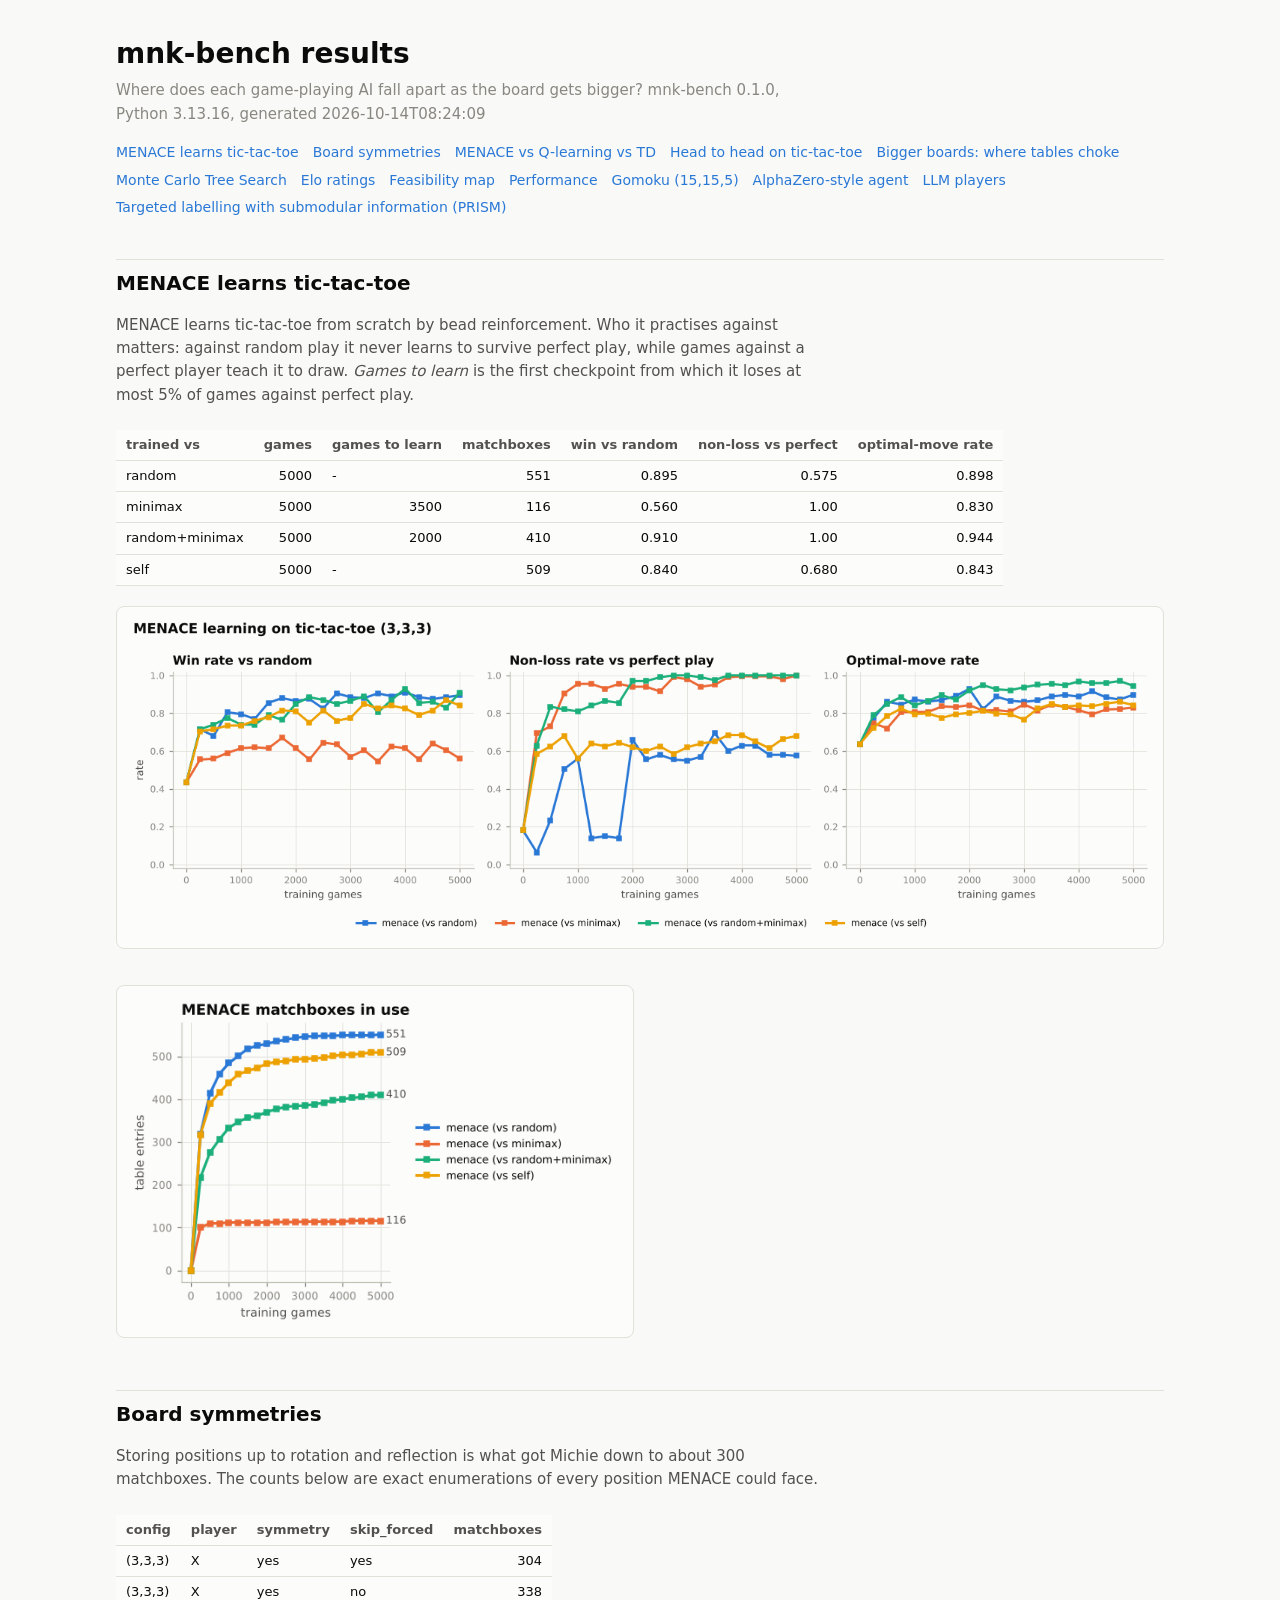
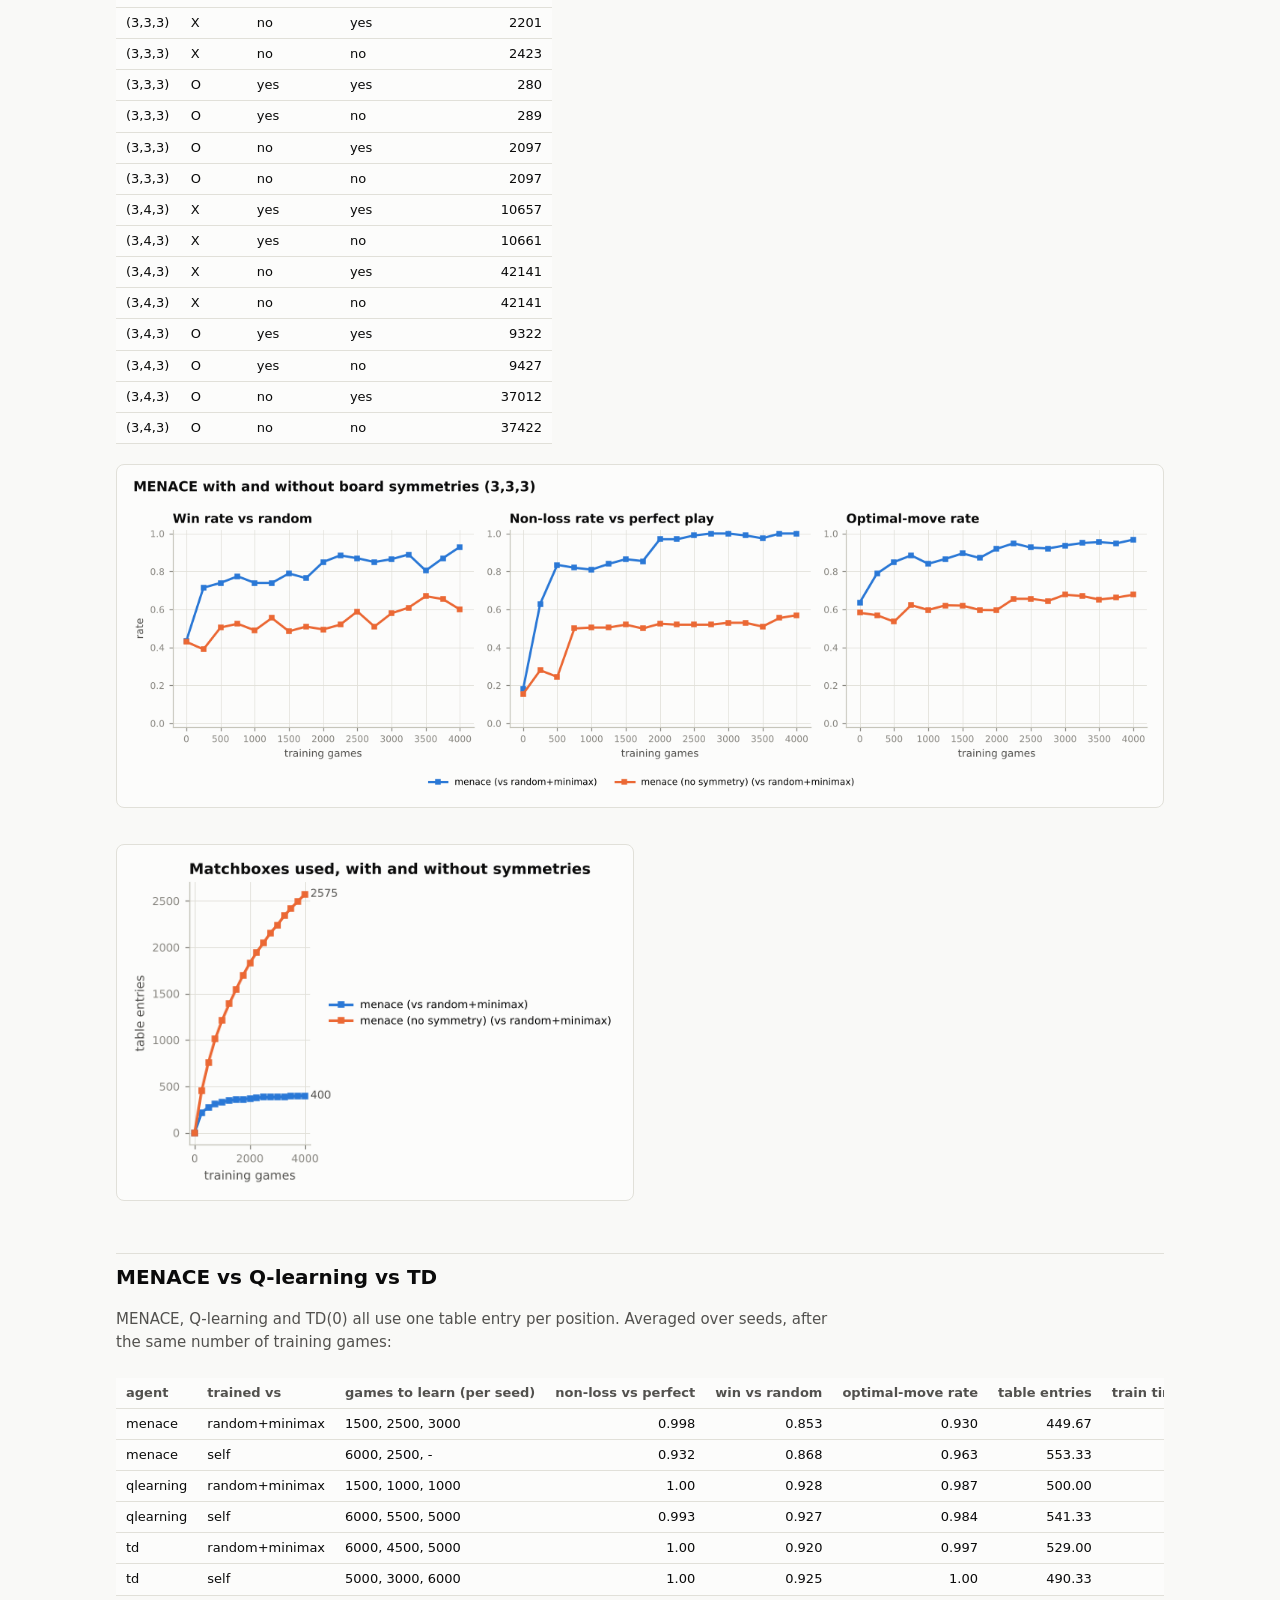
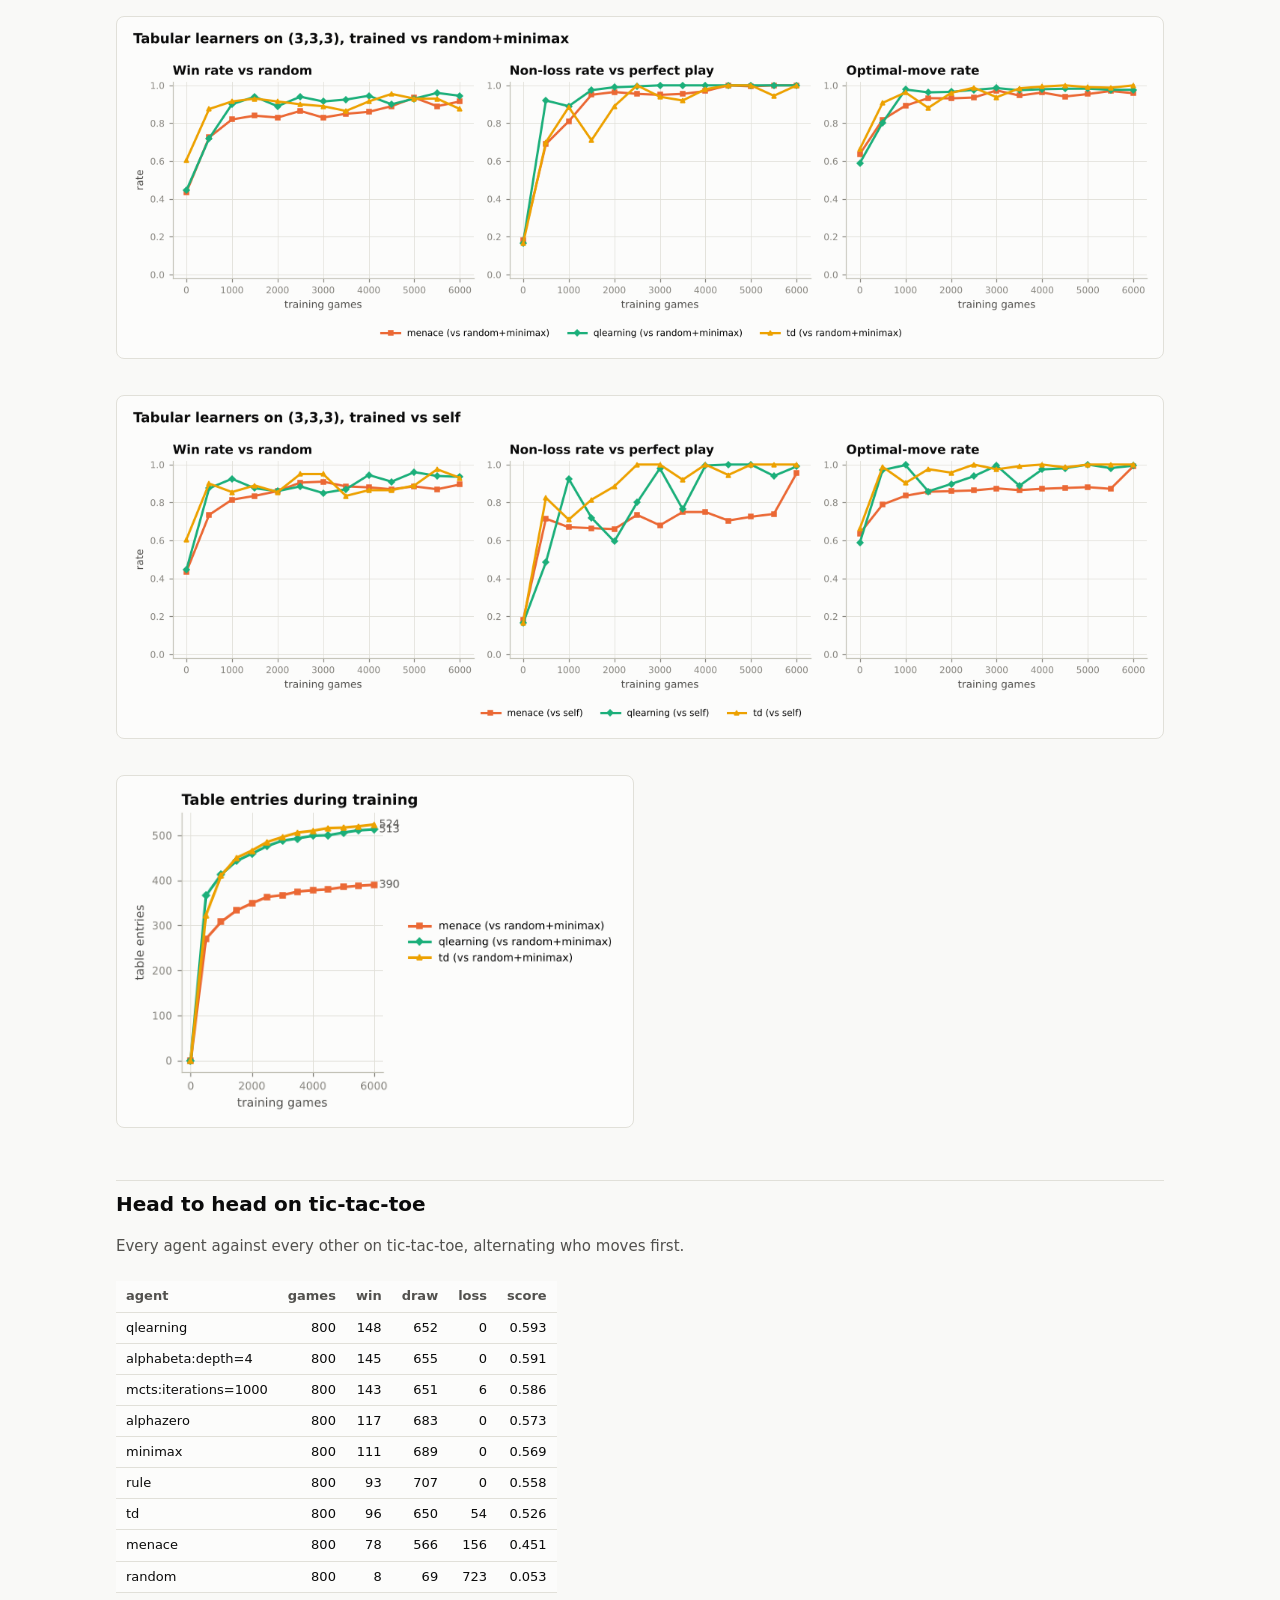
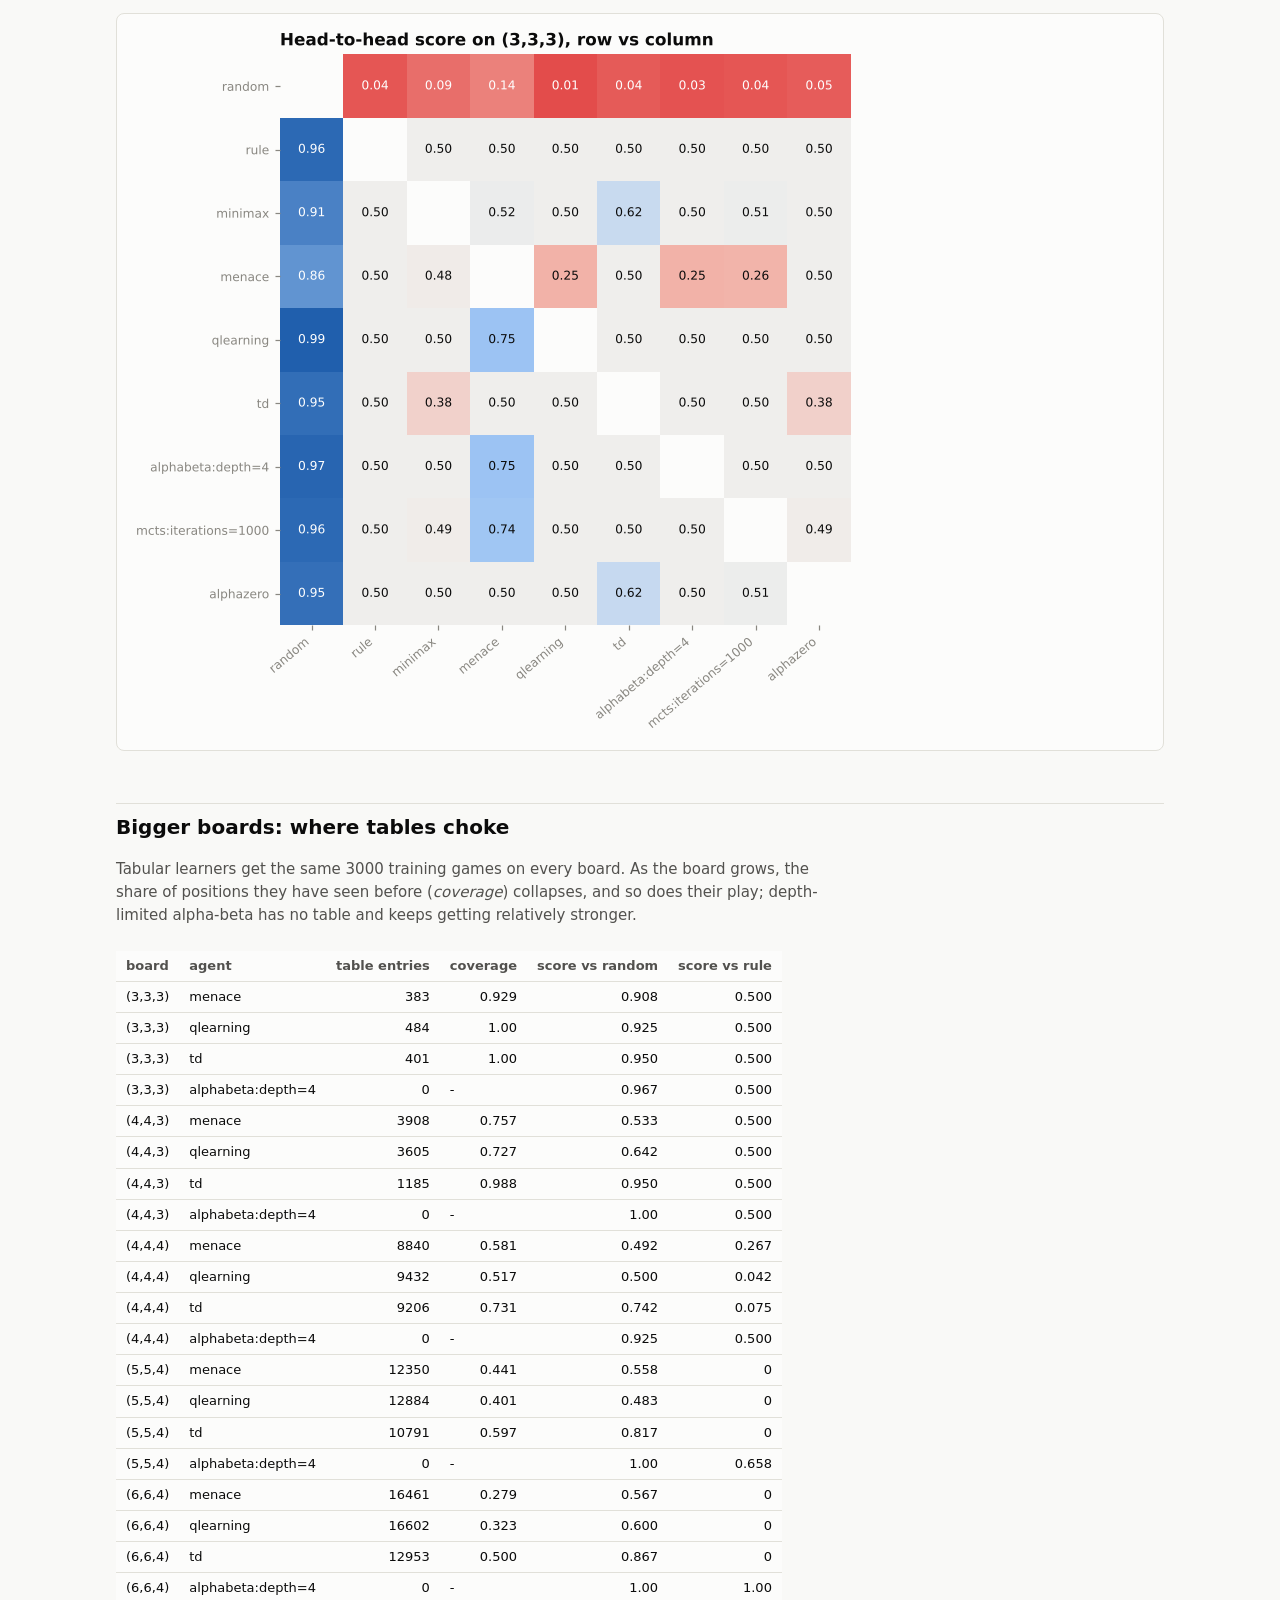
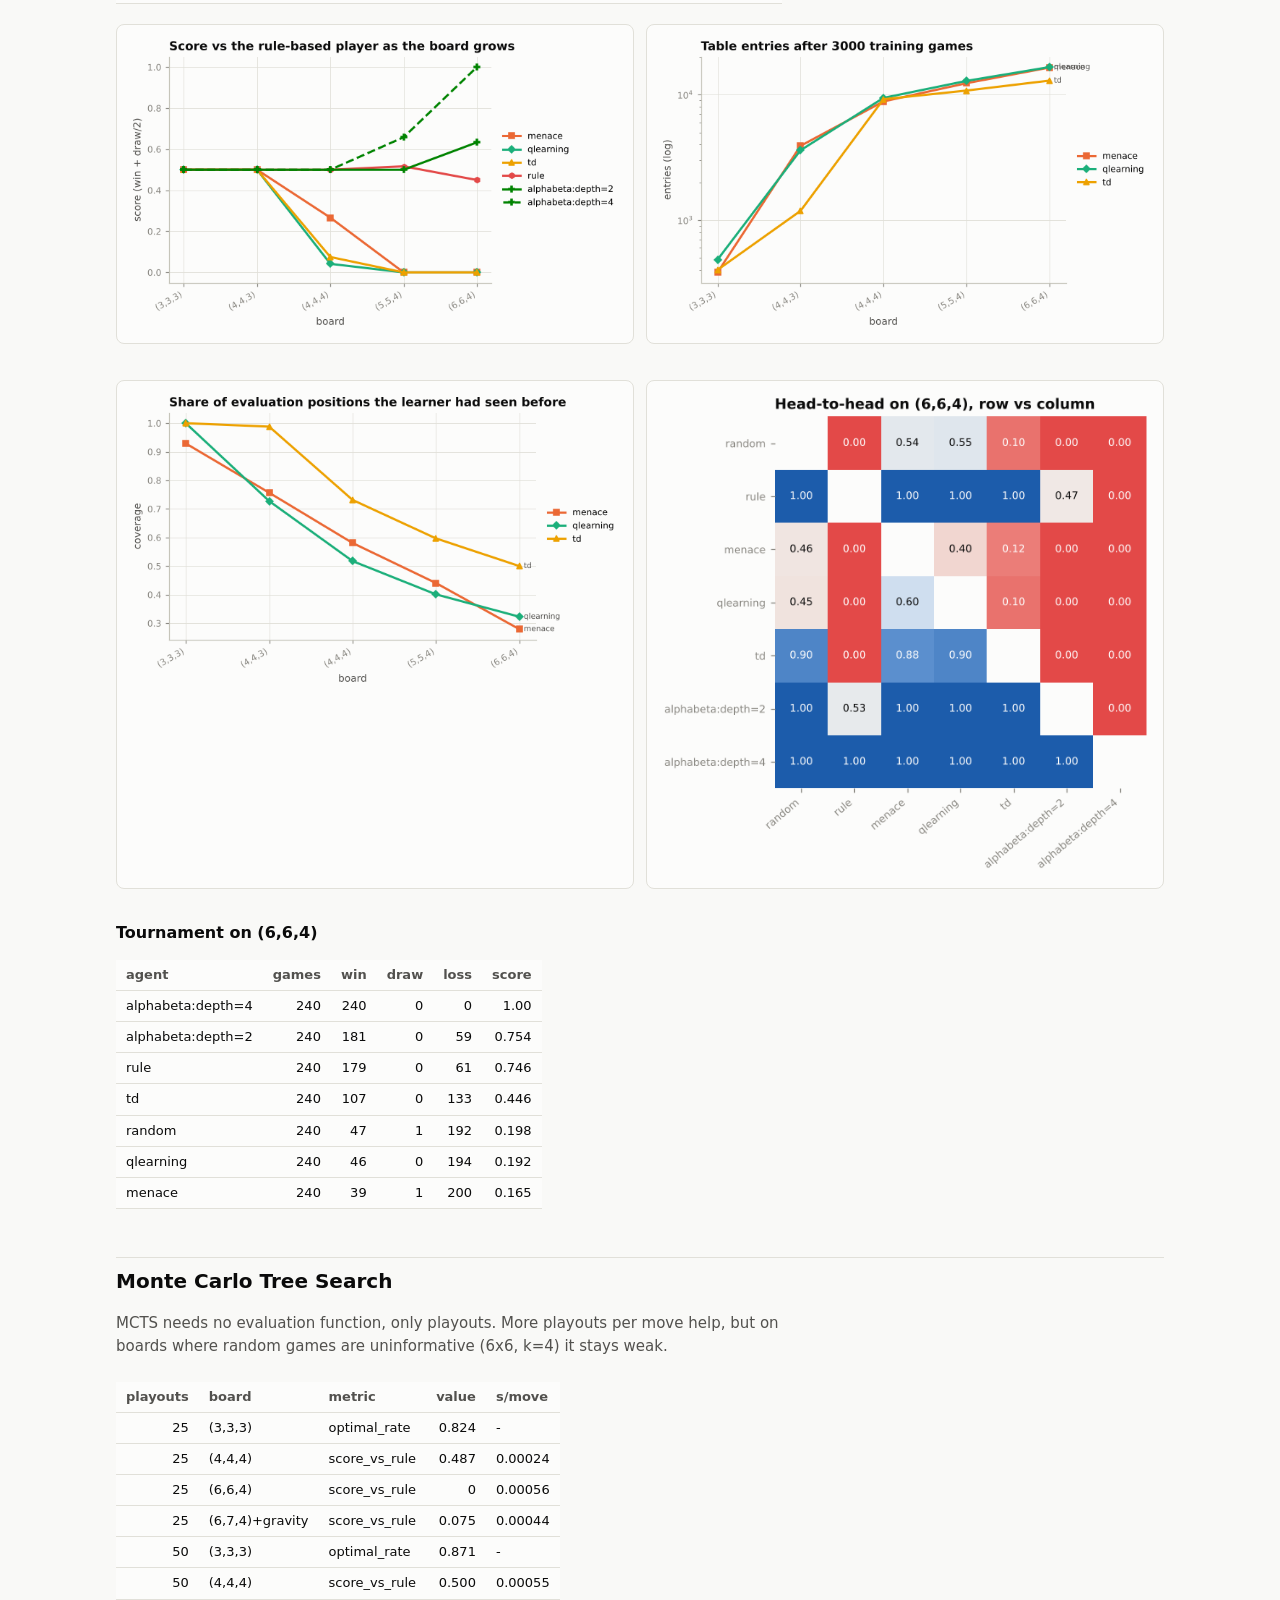
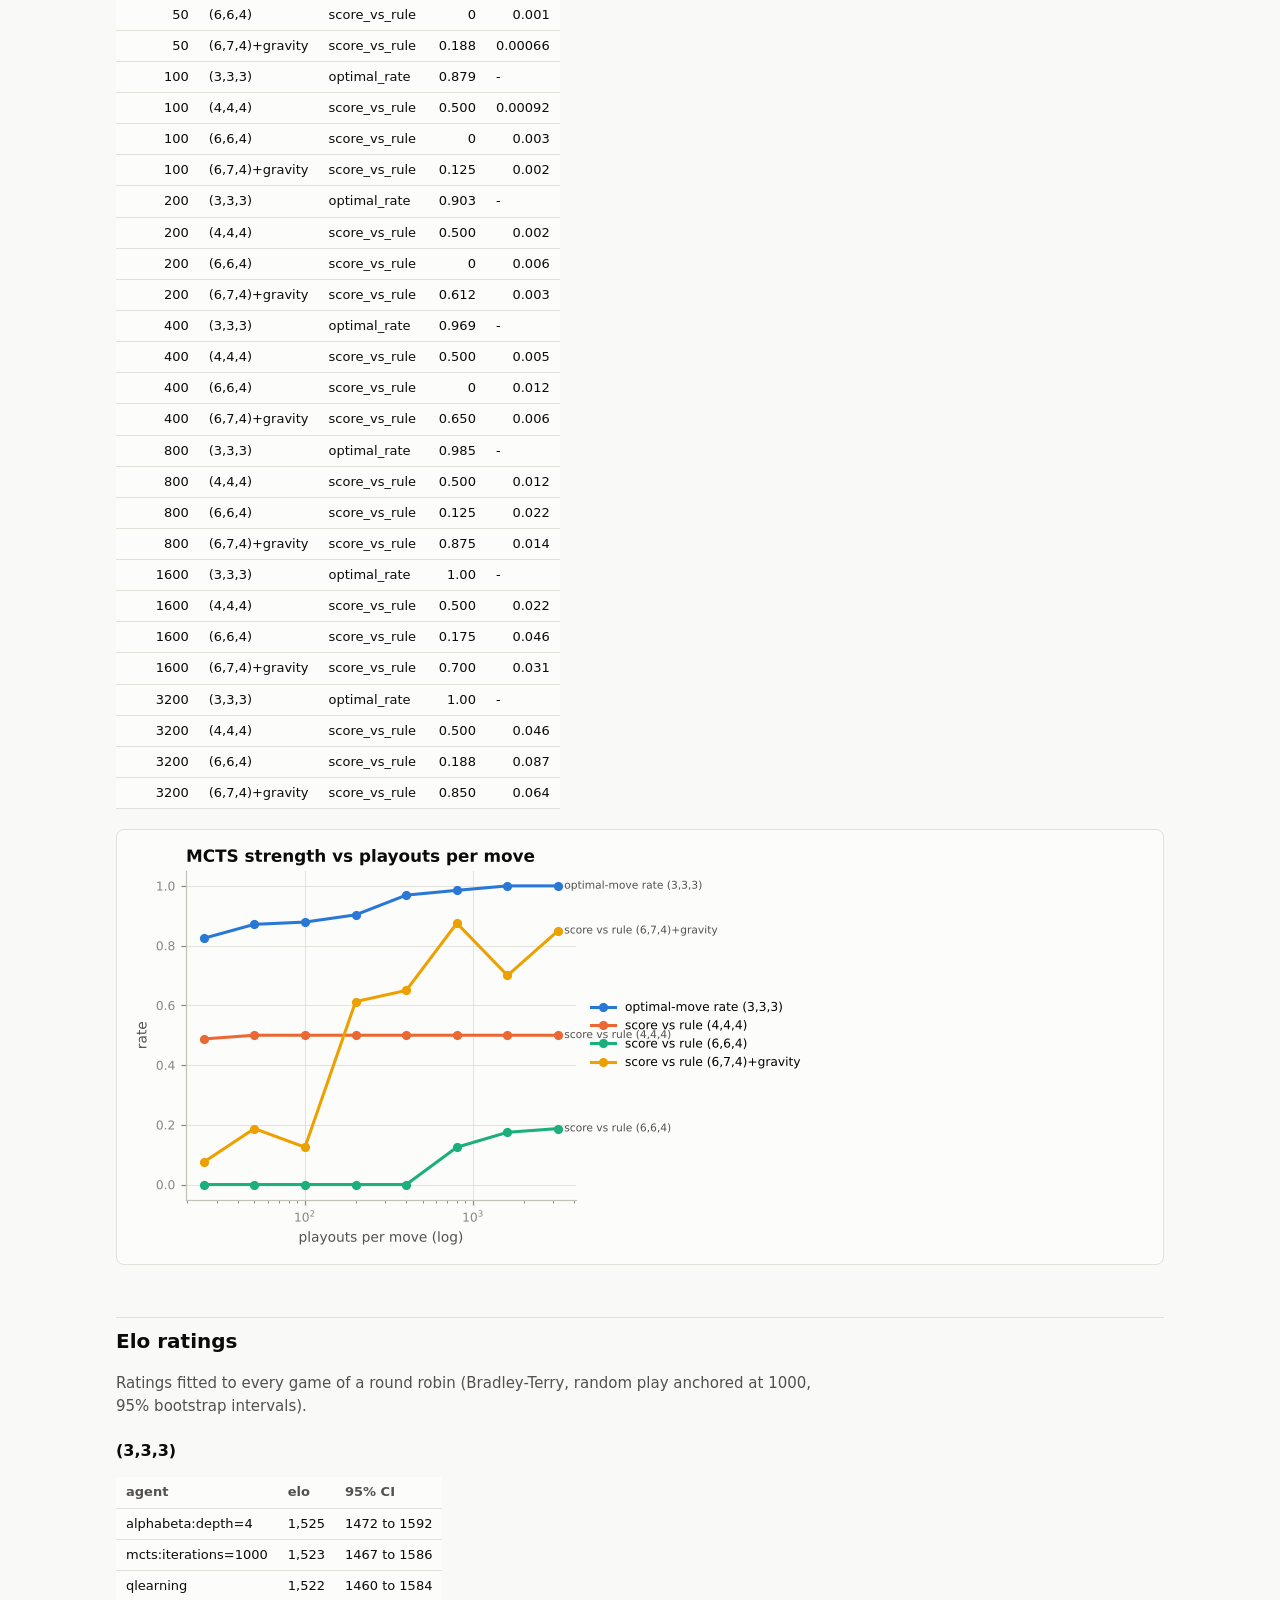
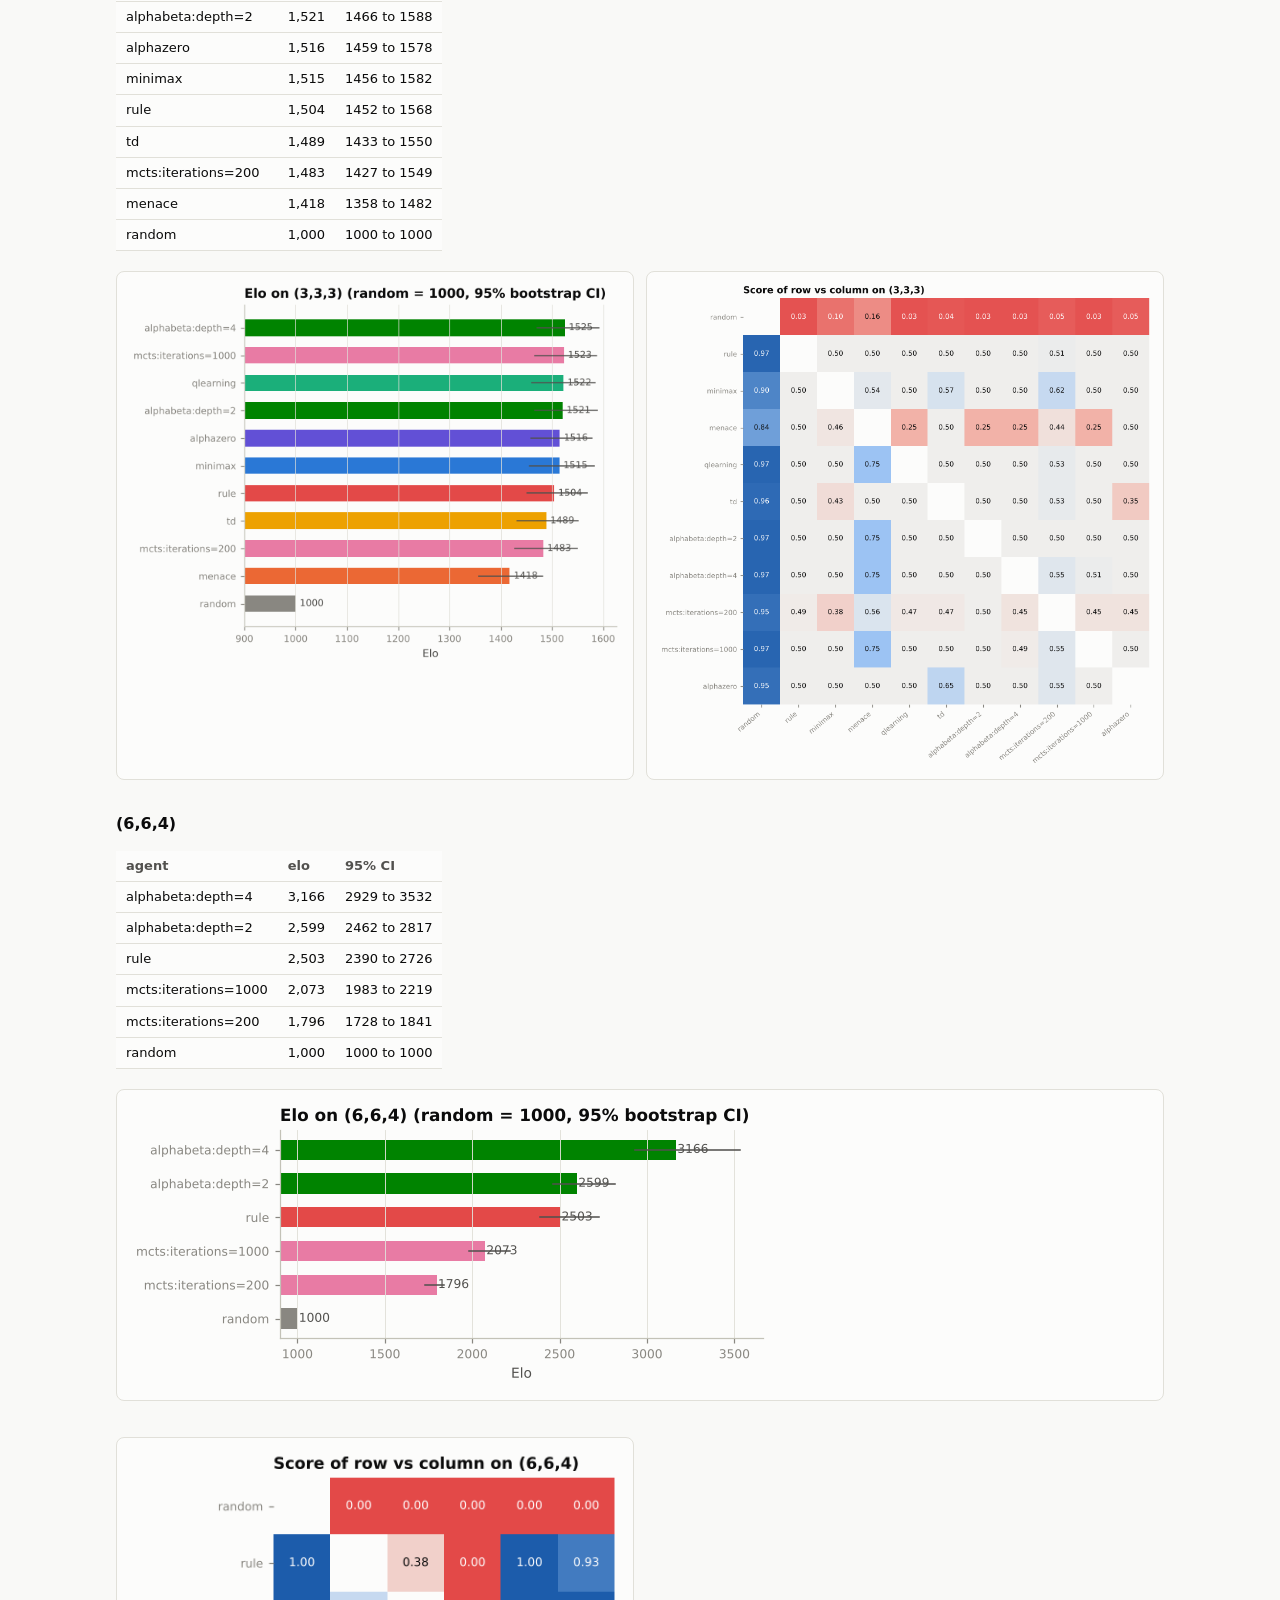
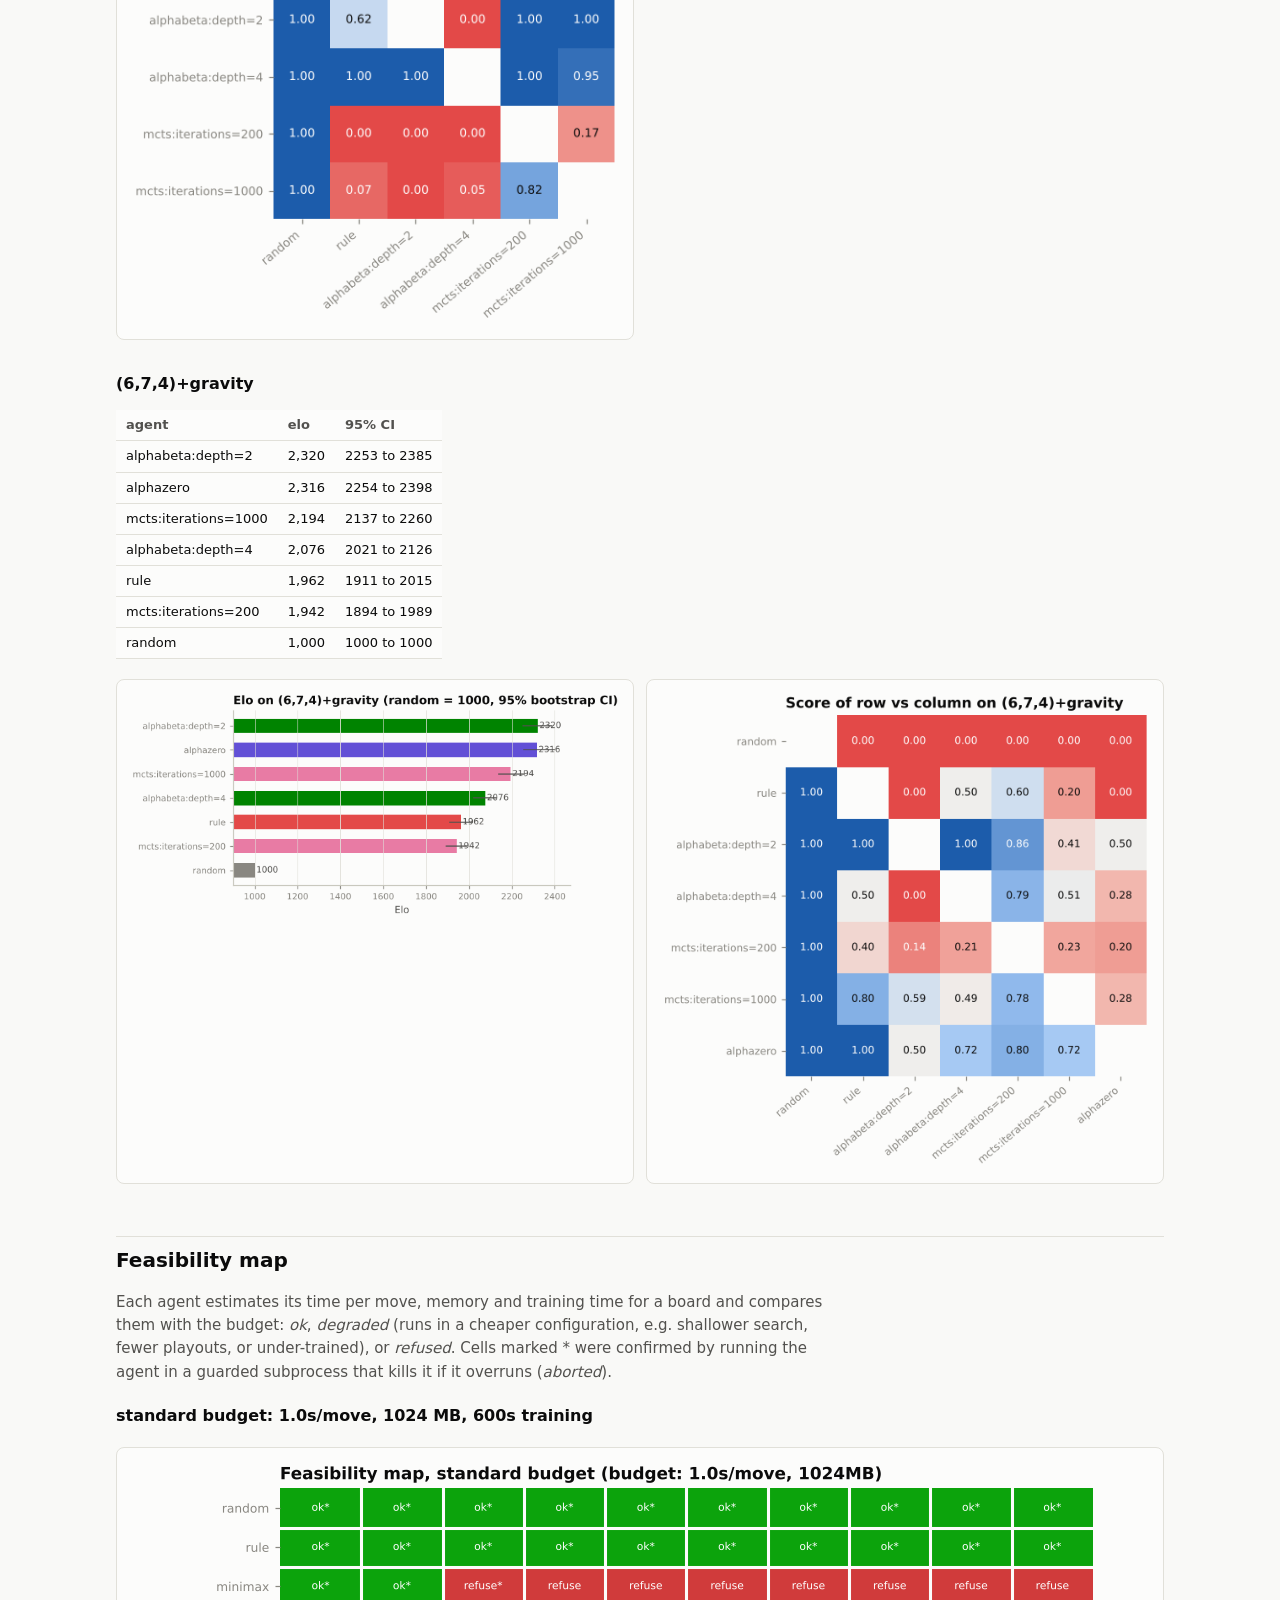
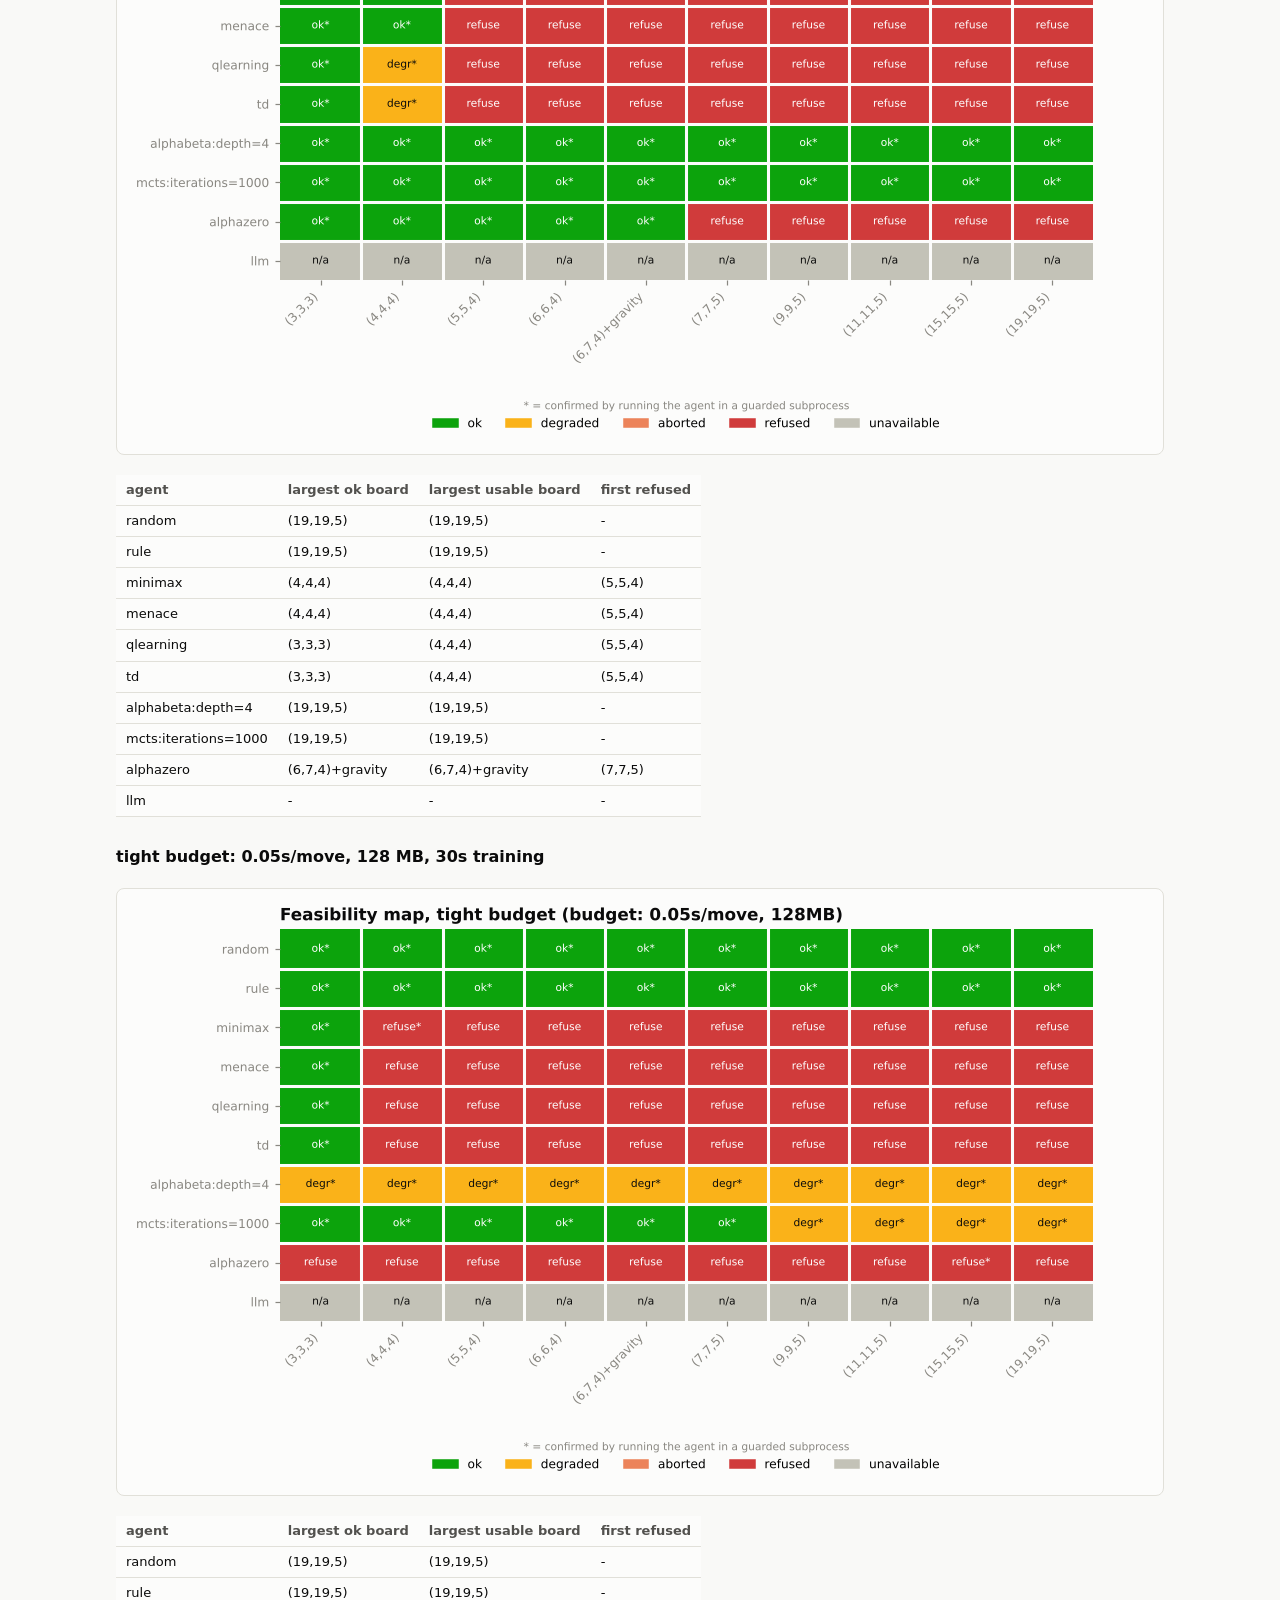
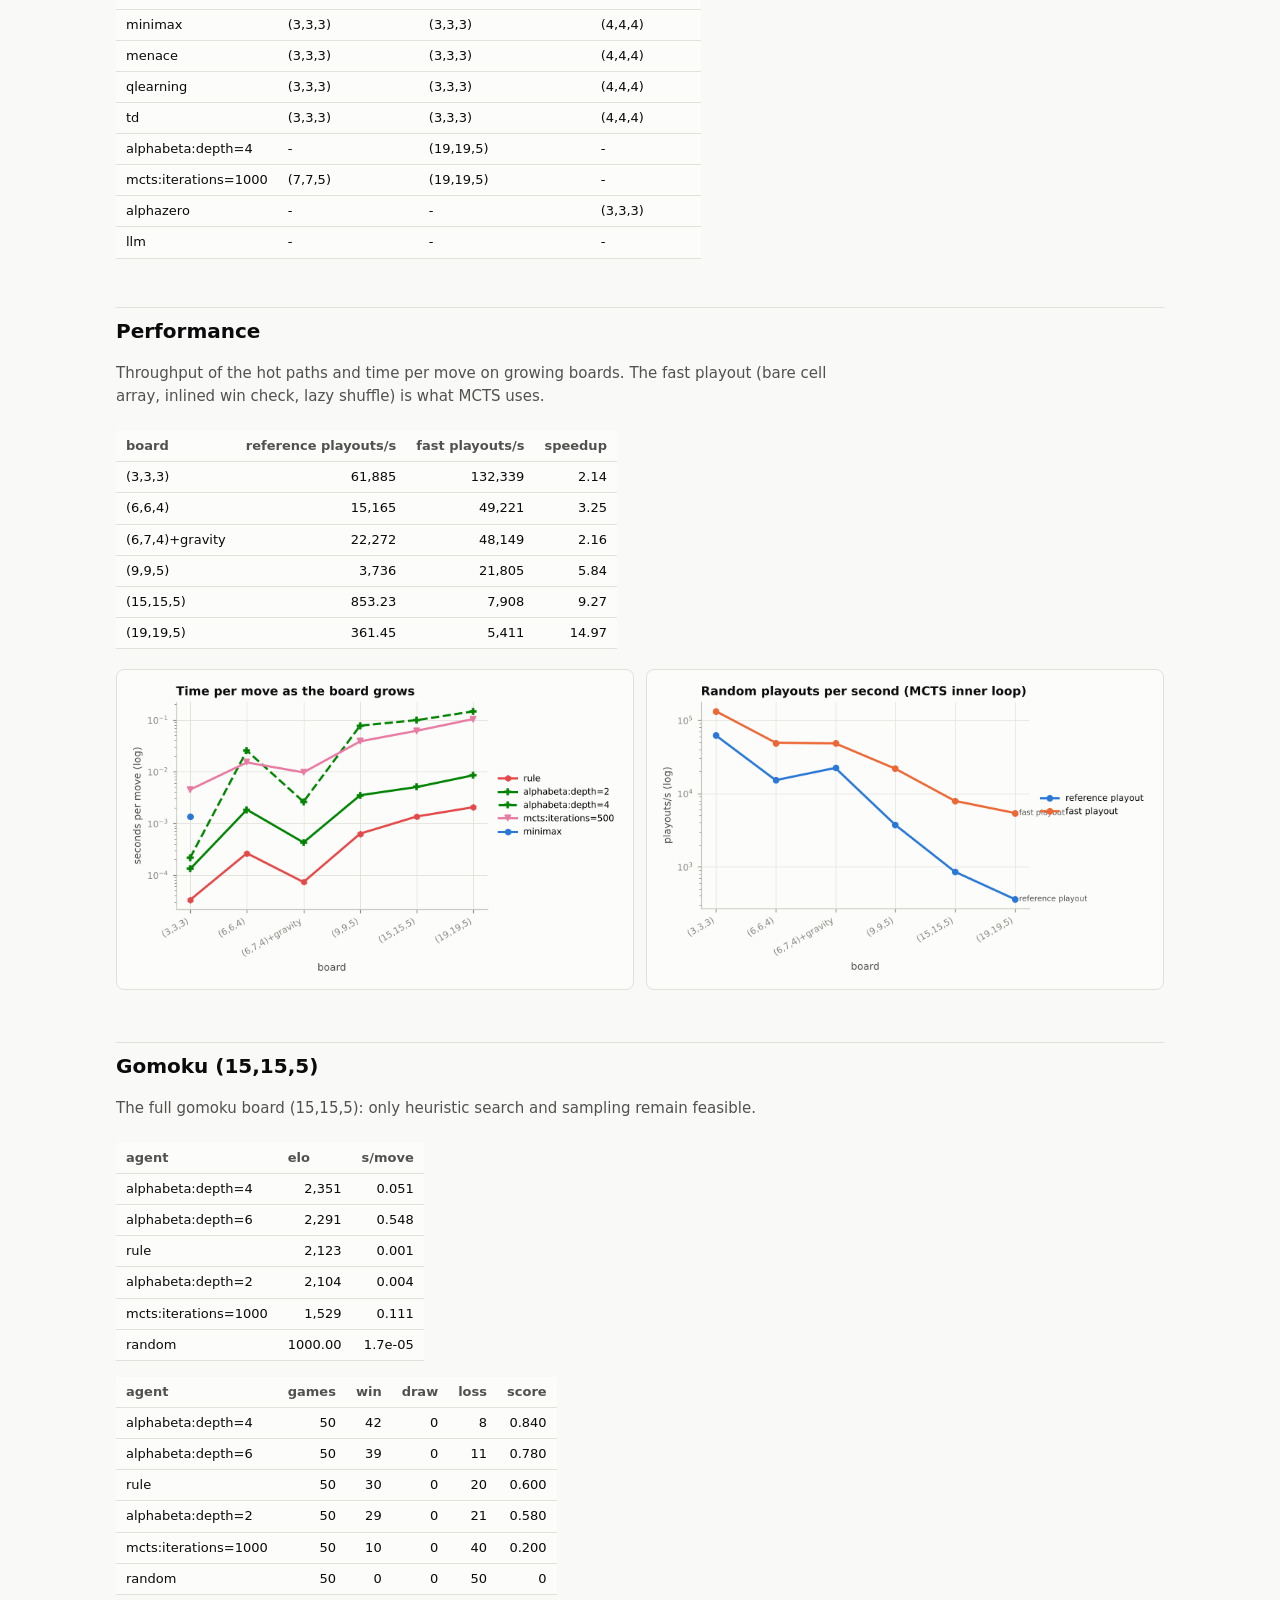
<file: docs/results/index.html>
<!doctype html>
<html lang="en"><head><meta charset="utf-8">
<meta name="viewport" content="width=device-width, initial-scale=1">
<title>mnk-bench results</title><style>
:root { --bg:#f9f9f7; --surface:#fcfcfb; --ink:#0b0b0b; --ink2:#52514e; --muted:#898781;
  --line:#e1e0d9; --accent:#2a78d6; --ok:#0ca30c; --warn:#fab219; --bad:#d03b3b; }
@media (prefers-color-scheme: dark) { :root:not([data-theme="light"]) {
  --bg:#0d0d0d; --surface:#1a1a19; --ink:#f0efec; --ink2:#c3c2b7; --muted:#898781; --line:#2c2c2a;
  --accent:#3987e5; } }
:root[data-theme="dark"] { --bg:#0d0d0d; --surface:#1a1a19; --ink:#f0efec; --ink2:#c3c2b7;
  --muted:#898781; --line:#2c2c2a; --accent:#3987e5; }
* { box-sizing: border-box; }
body { margin:0; background:var(--bg); color:var(--ink);
  font:15px/1.55 system-ui,-apple-system,"Segoe UI",sans-serif; }
main { max-width: 1080px; margin: 0 auto; padding: 24px 16px 64px; }
h1 { font-size: 28px; margin: 8px 0 4px; }
h2 { font-size: 20px; margin: 40px 0 8px; padding-top: 8px; border-top: 1px solid var(--line); }
h3 { font-size: 16px; margin: 20px 0 6px; }
p, li { color: var(--ink2); max-width: 75ch; }
.sub { color: var(--muted); margin-top: 0; }
nav { display:flex; flex-wrap:wrap; gap:6px 14px; margin: 16px 0; }
nav a { color: var(--accent); text-decoration: none; font-size: 14px; }
figure { margin: 12px 0; background: var(--surface); border:1px solid var(--line); border-radius: 8px;
  padding: 8px; overflow-x: auto; }
figure img { max-width: 100%; height: auto; display: block; }
.grid { display:grid; grid-template-columns: repeat(auto-fit, minmax(min(420px, 100%), 1fr)); gap: 12px; }
.grid figure.wide { grid-column: 1 / -1; }
@media (max-width: 520px) { .grid { grid-template-columns: minmax(0, 1fr); } }
main > *, section > * { min-width: 0; }
.tablewrap { overflow-x: auto; }
table { border-collapse: collapse; font-size: 13px; margin: 8px 0; background: var(--surface); }
th, td { padding: 5px 10px; border-bottom: 1px solid var(--line); text-align: left; white-space: nowrap; }
th { color: var(--ink2); font-weight: 600; }
td.num { text-align: right; font-variant-numeric: tabular-nums; }
.pill { display:inline-block; padding: 0 8px; border-radius: 10px; font-size: 12px; color:#fff; }
.ok { background: var(--ok); } .degraded { background: var(--warn); color:#0b0b0b; }
.refused { background: var(--bad); } .aborted { background:#ec835a; color:#0b0b0b; }
.unavailable { background: var(--muted); }
code { font-size: 13px; }
</style></head>
<body><main>
<h1>mnk-bench results</h1>
<p class="sub">Where does each game-playing AI fall apart as the board gets bigger? mnk-bench 0.1.0, Python 3.13.16, generated 2026-10-14T08:24:09</p>
<nav><a href="#menace">MENACE learns tic-tac-toe</a><a href="#symmetry">Board symmetries</a><a href="#tabular">MENACE vs Q-learning vs TD</a><a href="#h2h">Head to head on tic-tac-toe</a><a href="#bigboards">Bigger boards: where tables choke</a><a href="#mcts">Monte Carlo Tree Search</a><a href="#elo">Elo ratings</a><a href="#feasibility">Feasibility map</a><a href="#perf">Performance</a><a href="#gomoku">Gomoku (15,15,5)</a><a href="#alphazero">AlphaZero-style agent</a><a href="#llm">LLM players</a><a href="#targeted">Targeted labelling with submodular information (PRISM)</a></nav>
<section id="menace"><h2>MENACE learns tic-tac-toe</h2><p>MENACE learns tic-tac-toe from scratch by bead reinforcement. Who it practises against matters: against random play it never learns to survive perfect play, while games against a perfect player teach it to draw. <em>Games to learn</em> is the first checkpoint from which it loses at most 5% of games against perfect play.</p><div class="tablewrap"><table><thead><tr><th>trained vs</th><th>games</th><th>games to learn</th><th>matchboxes</th><th>win vs random</th><th>non-loss vs perfect</th><th>optimal-move rate</th></tr></thead><tbody><tr><td>random</td><td class="num">5000</td><td>-</td><td class="num">551</td><td class="num">0.895</td><td class="num">0.575</td><td class="num">0.898</td></tr><tr><td>minimax</td><td class="num">5000</td><td class="num">3500</td><td class="num">116</td><td class="num">0.560</td><td class="num">1.00</td><td class="num">0.830</td></tr><tr><td>random+minimax</td><td class="num">5000</td><td class="num">2000</td><td class="num">410</td><td class="num">0.910</td><td class="num">1.00</td><td class="num">0.944</td></tr><tr><td>self</td><td class="num">5000</td><td>-</td><td class="num">509</td><td class="num">0.840</td><td class="num">0.680</td><td class="num">0.843</td></tr></tbody></table></div><div class="grid"><figure class="wide"><img src="menace/menace_learning.png" alt="MENACE learning curves" loading="lazy"></figure><figure><img src="menace/menace_boxes.png" alt="MENACE matchboxes in use" loading="lazy"></figure></div></section><section id="symmetry"><h2>Board symmetries</h2><p>Storing positions up to rotation and reflection is what got Michie down to about 300 matchboxes. The counts below are exact enumerations of every position MENACE could face.</p><div class="tablewrap"><table><thead><tr><th>config</th><th>player</th><th>symmetry</th><th>skip_forced</th><th>matchboxes</th></tr></thead><tbody><tr><td>(3,3,3)</td><td>X</td><td>yes</td><td>yes</td><td class="num">304</td></tr><tr><td>(3,3,3)</td><td>X</td><td>yes</td><td>no</td><td class="num">338</td></tr><tr><td>(3,3,3)</td><td>X</td><td>no</td><td>yes</td><td class="num">2201</td></tr><tr><td>(3,3,3)</td><td>X</td><td>no</td><td>no</td><td class="num">2423</td></tr><tr><td>(3,3,3)</td><td>O</td><td>yes</td><td>yes</td><td class="num">280</td></tr><tr><td>(3,3,3)</td><td>O</td><td>yes</td><td>no</td><td class="num">289</td></tr><tr><td>(3,3,3)</td><td>O</td><td>no</td><td>yes</td><td class="num">2097</td></tr><tr><td>(3,3,3)</td><td>O</td><td>no</td><td>no</td><td class="num">2097</td></tr><tr><td>(3,4,3)</td><td>X</td><td>yes</td><td>yes</td><td class="num">10657</td></tr><tr><td>(3,4,3)</td><td>X</td><td>yes</td><td>no</td><td class="num">10661</td></tr><tr><td>(3,4,3)</td><td>X</td><td>no</td><td>yes</td><td class="num">42141</td></tr><tr><td>(3,4,3)</td><td>X</td><td>no</td><td>no</td><td class="num">42141</td></tr><tr><td>(3,4,3)</td><td>O</td><td>yes</td><td>yes</td><td class="num">9322</td></tr><tr><td>(3,4,3)</td><td>O</td><td>yes</td><td>no</td><td class="num">9427</td></tr><tr><td>(3,4,3)</td><td>O</td><td>no</td><td>yes</td><td class="num">37012</td></tr><tr><td>(3,4,3)</td><td>O</td><td>no</td><td>no</td><td class="num">37422</td></tr></tbody></table></div><div class="grid"><figure class="wide"><img src="symmetry/symmetry_learning.png" alt="learning with and without symmetry" loading="lazy"></figure><figure><img src="symmetry/symmetry_boxes.png" alt="matchboxes with and without symmetry" loading="lazy"></figure></div></section><section id="tabular"><h2>MENACE vs Q-learning vs TD</h2><p>MENACE, Q-learning and TD(0) all use one table entry per position. Averaged over seeds, after the same number of training games:</p><div class="tablewrap"><table><thead><tr><th>agent</th><th>trained vs</th><th>games to learn (per seed)</th><th>non-loss vs perfect</th><th>win vs random</th><th>optimal-move rate</th><th>table entries</th><th>train time (s)</th></tr></thead><tbody><tr><td>menace</td><td>random+minimax</td><td>1500, 2500, 3000</td><td class="num">0.998</td><td class="num">0.853</td><td class="num">0.930</td><td class="num">449.67</td><td class="num">1.30</td></tr><tr><td>menace</td><td>self</td><td>6000, 2500, -</td><td class="num">0.932</td><td class="num">0.868</td><td class="num">0.963</td><td class="num">553.33</td><td class="num">0.317</td></tr><tr><td>qlearning</td><td>random+minimax</td><td>1500, 1000, 1000</td><td class="num">1.00</td><td class="num">0.928</td><td class="num">0.987</td><td class="num">500.00</td><td class="num">1.29</td></tr><tr><td>qlearning</td><td>self</td><td>6000, 5500, 5000</td><td class="num">0.993</td><td class="num">0.927</td><td class="num">0.984</td><td class="num">541.33</td><td class="num">0.397</td></tr><tr><td>td</td><td>random+minimax</td><td>6000, 4500, 5000</td><td class="num">1.00</td><td class="num">0.920</td><td class="num">0.997</td><td class="num">529.00</td><td class="num">1.91</td></tr><tr><td>td</td><td>self</td><td>5000, 3000, 6000</td><td class="num">1.00</td><td class="num">0.925</td><td class="num">1.00</td><td class="num">490.33</td><td class="num">1.26</td></tr></tbody></table></div><div class="grid"><figure class="wide"><img src="tabular/tabular_mixed.png" alt="tabular learners, mixed opponents" loading="lazy"></figure><figure class="wide"><img src="tabular/tabular_selfplay.png" alt="tabular learners, self-play" loading="lazy"></figure><figure><img src="tabular/tabular_tables.png" alt="table growth" loading="lazy"></figure></div></section><section id="h2h"><h2>Head to head on tic-tac-toe</h2><p>Every agent against every other on tic-tac-toe, alternating who moves first.</p><div class="tablewrap"><table><thead><tr><th>agent</th><th>games</th><th>win</th><th>draw</th><th>loss</th><th>score</th></tr></thead><tbody><tr><td>qlearning</td><td class="num">800</td><td class="num">148</td><td class="num">652</td><td class="num">0</td><td class="num">0.593</td></tr><tr><td>alphabeta:depth=4</td><td class="num">800</td><td class="num">145</td><td class="num">655</td><td class="num">0</td><td class="num">0.591</td></tr><tr><td>mcts:iterations=1000</td><td class="num">800</td><td class="num">143</td><td class="num">651</td><td class="num">6</td><td class="num">0.586</td></tr><tr><td>alphazero</td><td class="num">800</td><td class="num">117</td><td class="num">683</td><td class="num">0</td><td class="num">0.573</td></tr><tr><td>minimax</td><td class="num">800</td><td class="num">111</td><td class="num">689</td><td class="num">0</td><td class="num">0.569</td></tr><tr><td>rule</td><td class="num">800</td><td class="num">93</td><td class="num">707</td><td class="num">0</td><td class="num">0.558</td></tr><tr><td>td</td><td class="num">800</td><td class="num">96</td><td class="num">650</td><td class="num">54</td><td class="num">0.526</td></tr><tr><td>menace</td><td class="num">800</td><td class="num">78</td><td class="num">566</td><td class="num">156</td><td class="num">0.451</td></tr><tr><td>random</td><td class="num">800</td><td class="num">8</td><td class="num">69</td><td class="num">723</td><td class="num">0.053</td></tr></tbody></table></div><div class="grid"><figure><img src="h2h/h2h_matrix.png" alt="head-to-head matrix" loading="lazy"></figure></div></section><section id="bigboards"><h2>Bigger boards: where tables choke</h2><p>Tabular learners get the same 3000 training games on every board. As the board grows, the share of positions they have seen before (<em>coverage</em>) collapses, and so does their play; depth-limited alpha-beta has no table and keeps getting relatively stronger.</p><div class="tablewrap"><table><thead><tr><th>board</th><th>agent</th><th>table entries</th><th>coverage</th><th>score vs random</th><th>score vs rule</th></tr></thead><tbody><tr><td>(3,3,3)</td><td>menace</td><td class="num">383</td><td class="num">0.929</td><td class="num">0.908</td><td class="num">0.500</td></tr><tr><td>(3,3,3)</td><td>qlearning</td><td class="num">484</td><td class="num">1.00</td><td class="num">0.925</td><td class="num">0.500</td></tr><tr><td>(3,3,3)</td><td>td</td><td class="num">401</td><td class="num">1.00</td><td class="num">0.950</td><td class="num">0.500</td></tr><tr><td>(3,3,3)</td><td>alphabeta:depth=4</td><td class="num">0</td><td>-</td><td class="num">0.967</td><td class="num">0.500</td></tr><tr><td>(4,4,3)</td><td>menace</td><td class="num">3908</td><td class="num">0.757</td><td class="num">0.533</td><td class="num">0.500</td></tr><tr><td>(4,4,3)</td><td>qlearning</td><td class="num">3605</td><td class="num">0.727</td><td class="num">0.642</td><td class="num">0.500</td></tr><tr><td>(4,4,3)</td><td>td</td><td class="num">1185</td><td class="num">0.988</td><td class="num">0.950</td><td class="num">0.500</td></tr><tr><td>(4,4,3)</td><td>alphabeta:depth=4</td><td class="num">0</td><td>-</td><td class="num">1.00</td><td class="num">0.500</td></tr><tr><td>(4,4,4)</td><td>menace</td><td class="num">8840</td><td class="num">0.581</td><td class="num">0.492</td><td class="num">0.267</td></tr><tr><td>(4,4,4)</td><td>qlearning</td><td class="num">9432</td><td class="num">0.517</td><td class="num">0.500</td><td class="num">0.042</td></tr><tr><td>(4,4,4)</td><td>td</td><td class="num">9206</td><td class="num">0.731</td><td class="num">0.742</td><td class="num">0.075</td></tr><tr><td>(4,4,4)</td><td>alphabeta:depth=4</td><td class="num">0</td><td>-</td><td class="num">0.925</td><td class="num">0.500</td></tr><tr><td>(5,5,4)</td><td>menace</td><td class="num">12350</td><td class="num">0.441</td><td class="num">0.558</td><td class="num">0</td></tr><tr><td>(5,5,4)</td><td>qlearning</td><td class="num">12884</td><td class="num">0.401</td><td class="num">0.483</td><td class="num">0</td></tr><tr><td>(5,5,4)</td><td>td</td><td class="num">10791</td><td class="num">0.597</td><td class="num">0.817</td><td class="num">0</td></tr><tr><td>(5,5,4)</td><td>alphabeta:depth=4</td><td class="num">0</td><td>-</td><td class="num">1.00</td><td class="num">0.658</td></tr><tr><td>(6,6,4)</td><td>menace</td><td class="num">16461</td><td class="num">0.279</td><td class="num">0.567</td><td class="num">0</td></tr><tr><td>(6,6,4)</td><td>qlearning</td><td class="num">16602</td><td class="num">0.323</td><td class="num">0.600</td><td class="num">0</td></tr><tr><td>(6,6,4)</td><td>td</td><td class="num">12953</td><td class="num">0.500</td><td class="num">0.867</td><td class="num">0</td></tr><tr><td>(6,6,4)</td><td>alphabeta:depth=4</td><td class="num">0</td><td>-</td><td class="num">1.00</td><td class="num">1.00</td></tr></tbody></table></div><div class="grid"><figure><img src="bigboards/score_vs_rule.png" alt="score vs rule" loading="lazy"></figure><figure><img src="bigboards/table_size.png" alt="table size" loading="lazy"></figure><figure><img src="bigboards/coverage.png" alt="coverage" loading="lazy"></figure><figure><img src="bigboards/tournament_matrix.png" alt="tournament" loading="lazy"></figure></div><h3>Tournament on (6,6,4)</h3><div class="tablewrap"><table><thead><tr><th>agent</th><th>games</th><th>win</th><th>draw</th><th>loss</th><th>score</th></tr></thead><tbody><tr><td>alphabeta:depth=4</td><td class="num">240</td><td class="num">240</td><td class="num">0</td><td class="num">0</td><td class="num">1.00</td></tr><tr><td>alphabeta:depth=2</td><td class="num">240</td><td class="num">181</td><td class="num">0</td><td class="num">59</td><td class="num">0.754</td></tr><tr><td>rule</td><td class="num">240</td><td class="num">179</td><td class="num">0</td><td class="num">61</td><td class="num">0.746</td></tr><tr><td>td</td><td class="num">240</td><td class="num">107</td><td class="num">0</td><td class="num">133</td><td class="num">0.446</td></tr><tr><td>random</td><td class="num">240</td><td class="num">47</td><td class="num">1</td><td class="num">192</td><td class="num">0.198</td></tr><tr><td>qlearning</td><td class="num">240</td><td class="num">46</td><td class="num">0</td><td class="num">194</td><td class="num">0.192</td></tr><tr><td>menace</td><td class="num">240</td><td class="num">39</td><td class="num">1</td><td class="num">200</td><td class="num">0.165</td></tr></tbody></table></div></section><section id="mcts"><h2>Monte Carlo Tree Search</h2><p>MCTS needs no evaluation function, only playouts. More playouts per move help, but on boards where random games are uninformative (6x6, k=4) it stays weak.</p><div class="tablewrap"><table><thead><tr><th>playouts</th><th>board</th><th>metric</th><th>value</th><th>s/move</th></tr></thead><tbody><tr><td class="num">25</td><td>(3,3,3)</td><td>optimal_rate</td><td class="num">0.824</td><td>-</td></tr><tr><td class="num">25</td><td>(4,4,4)</td><td>score_vs_rule</td><td class="num">0.487</td><td class="num">0.00024</td></tr><tr><td class="num">25</td><td>(6,6,4)</td><td>score_vs_rule</td><td class="num">0</td><td class="num">0.00056</td></tr><tr><td class="num">25</td><td>(6,7,4)+gravity</td><td>score_vs_rule</td><td class="num">0.075</td><td class="num">0.00044</td></tr><tr><td class="num">50</td><td>(3,3,3)</td><td>optimal_rate</td><td class="num">0.871</td><td>-</td></tr><tr><td class="num">50</td><td>(4,4,4)</td><td>score_vs_rule</td><td class="num">0.500</td><td class="num">0.00055</td></tr><tr><td class="num">50</td><td>(6,6,4)</td><td>score_vs_rule</td><td class="num">0</td><td class="num">0.001</td></tr><tr><td class="num">50</td><td>(6,7,4)+gravity</td><td>score_vs_rule</td><td class="num">0.188</td><td class="num">0.00066</td></tr><tr><td class="num">100</td><td>(3,3,3)</td><td>optimal_rate</td><td class="num">0.879</td><td>-</td></tr><tr><td class="num">100</td><td>(4,4,4)</td><td>score_vs_rule</td><td class="num">0.500</td><td class="num">0.00092</td></tr><tr><td class="num">100</td><td>(6,6,4)</td><td>score_vs_rule</td><td class="num">0</td><td class="num">0.003</td></tr><tr><td class="num">100</td><td>(6,7,4)+gravity</td><td>score_vs_rule</td><td class="num">0.125</td><td class="num">0.002</td></tr><tr><td class="num">200</td><td>(3,3,3)</td><td>optimal_rate</td><td class="num">0.903</td><td>-</td></tr><tr><td class="num">200</td><td>(4,4,4)</td><td>score_vs_rule</td><td class="num">0.500</td><td class="num">0.002</td></tr><tr><td class="num">200</td><td>(6,6,4)</td><td>score_vs_rule</td><td class="num">0</td><td class="num">0.006</td></tr><tr><td class="num">200</td><td>(6,7,4)+gravity</td><td>score_vs_rule</td><td class="num">0.612</td><td class="num">0.003</td></tr><tr><td class="num">400</td><td>(3,3,3)</td><td>optimal_rate</td><td class="num">0.969</td><td>-</td></tr><tr><td class="num">400</td><td>(4,4,4)</td><td>score_vs_rule</td><td class="num">0.500</td><td class="num">0.005</td></tr><tr><td class="num">400</td><td>(6,6,4)</td><td>score_vs_rule</td><td class="num">0</td><td class="num">0.012</td></tr><tr><td class="num">400</td><td>(6,7,4)+gravity</td><td>score_vs_rule</td><td class="num">0.650</td><td class="num">0.006</td></tr><tr><td class="num">800</td><td>(3,3,3)</td><td>optimal_rate</td><td class="num">0.985</td><td>-</td></tr><tr><td class="num">800</td><td>(4,4,4)</td><td>score_vs_rule</td><td class="num">0.500</td><td class="num">0.012</td></tr><tr><td class="num">800</td><td>(6,6,4)</td><td>score_vs_rule</td><td class="num">0.125</td><td class="num">0.022</td></tr><tr><td class="num">800</td><td>(6,7,4)+gravity</td><td>score_vs_rule</td><td class="num">0.875</td><td class="num">0.014</td></tr><tr><td class="num">1600</td><td>(3,3,3)</td><td>optimal_rate</td><td class="num">1.00</td><td>-</td></tr><tr><td class="num">1600</td><td>(4,4,4)</td><td>score_vs_rule</td><td class="num">0.500</td><td class="num">0.022</td></tr><tr><td class="num">1600</td><td>(6,6,4)</td><td>score_vs_rule</td><td class="num">0.175</td><td class="num">0.046</td></tr><tr><td class="num">1600</td><td>(6,7,4)+gravity</td><td>score_vs_rule</td><td class="num">0.700</td><td class="num">0.031</td></tr><tr><td class="num">3200</td><td>(3,3,3)</td><td>optimal_rate</td><td class="num">1.00</td><td>-</td></tr><tr><td class="num">3200</td><td>(4,4,4)</td><td>score_vs_rule</td><td class="num">0.500</td><td class="num">0.046</td></tr><tr><td class="num">3200</td><td>(6,6,4)</td><td>score_vs_rule</td><td class="num">0.188</td><td class="num">0.087</td></tr><tr><td class="num">3200</td><td>(6,7,4)+gravity</td><td>score_vs_rule</td><td class="num">0.850</td><td class="num">0.064</td></tr></tbody></table></div><div class="grid"><figure><img src="mcts/mcts_budget.png" alt="MCTS strength vs playouts" loading="lazy"></figure></div></section><section id="elo"><h2>Elo ratings</h2><p>Ratings fitted to every game of a round robin (Bradley-Terry, random play anchored at 1000, 95% bootstrap intervals).</p><h3>(3,3,3)</h3><div class="tablewrap"><table><thead><tr><th>agent</th><th>elo</th><th>95% CI</th></tr></thead><tbody><tr><td>alphabeta:depth=4</td><td class="num">1,525</td><td>1472 to 1592</td></tr><tr><td>mcts:iterations=1000</td><td class="num">1,523</td><td>1467 to 1586</td></tr><tr><td>qlearning</td><td class="num">1,522</td><td>1460 to 1584</td></tr><tr><td>alphabeta:depth=2</td><td class="num">1,521</td><td>1466 to 1588</td></tr><tr><td>alphazero</td><td class="num">1,516</td><td>1459 to 1578</td></tr><tr><td>minimax</td><td class="num">1,515</td><td>1456 to 1582</td></tr><tr><td>rule</td><td class="num">1,504</td><td>1452 to 1568</td></tr><tr><td>td</td><td class="num">1,489</td><td>1433 to 1550</td></tr><tr><td>mcts:iterations=200</td><td class="num">1,483</td><td>1427 to 1549</td></tr><tr><td>menace</td><td class="num">1,418</td><td>1358 to 1482</td></tr><tr><td>random</td><td class="num">1,000</td><td>1000 to 1000</td></tr></tbody></table></div><div class="grid"><figure><img src="elo/elo_3-3-3.png" alt="Elo on (3,3,3)" loading="lazy"></figure><figure><img src="elo/matrix_3-3-3.png" alt="matrix on (3,3,3)" loading="lazy"></figure></div><h3>(6,6,4)</h3><div class="tablewrap"><table><thead><tr><th>agent</th><th>elo</th><th>95% CI</th></tr></thead><tbody><tr><td>alphabeta:depth=4</td><td class="num">3,166</td><td>2929 to 3532</td></tr><tr><td>alphabeta:depth=2</td><td class="num">2,599</td><td>2462 to 2817</td></tr><tr><td>rule</td><td class="num">2,503</td><td>2390 to 2726</td></tr><tr><td>mcts:iterations=1000</td><td class="num">2,073</td><td>1983 to 2219</td></tr><tr><td>mcts:iterations=200</td><td class="num">1,796</td><td>1728 to 1841</td></tr><tr><td>random</td><td class="num">1,000</td><td>1000 to 1000</td></tr></tbody></table></div><div class="grid"><figure class="wide"><img src="elo/elo_6-6-4.png" alt="Elo on (6,6,4)" loading="lazy"></figure><figure><img src="elo/matrix_6-6-4.png" alt="matrix on (6,6,4)" loading="lazy"></figure></div><h3>(6,7,4)+gravity</h3><div class="tablewrap"><table><thead><tr><th>agent</th><th>elo</th><th>95% CI</th></tr></thead><tbody><tr><td>alphabeta:depth=2</td><td class="num">2,320</td><td>2253 to 2385</td></tr><tr><td>alphazero</td><td class="num">2,316</td><td>2254 to 2398</td></tr><tr><td>mcts:iterations=1000</td><td class="num">2,194</td><td>2137 to 2260</td></tr><tr><td>alphabeta:depth=4</td><td class="num">2,076</td><td>2021 to 2126</td></tr><tr><td>rule</td><td class="num">1,962</td><td>1911 to 2015</td></tr><tr><td>mcts:iterations=200</td><td class="num">1,942</td><td>1894 to 1989</td></tr><tr><td>random</td><td class="num">1,000</td><td>1000 to 1000</td></tr></tbody></table></div><div class="grid"><figure><img src="elo/elo_6-7-4-gravity.png" alt="Elo on (6,7,4)+gravity" loading="lazy"></figure><figure><img src="elo/matrix_6-7-4-gravity.png" alt="matrix on (6,7,4)+gravity" loading="lazy"></figure></div></section><section id="feasibility"><h2>Feasibility map</h2><p>Each agent estimates its time per move, memory and training time for a board and compares them with the budget: <em>ok</em>, <em>degraded</em> (runs in a cheaper configuration, e.g. shallower search, fewer playouts, or under-trained), or <em>refused</em>. Cells marked * were confirmed by running the agent in a guarded subprocess that kills it if it overruns (<em>aborted</em>).</p><h3>standard budget: 1.0s/move, 1024 MB, 600s training</h3><div class="grid"><figure><img src="feasibility/feasibility_standard.png" alt="feasibility map standard" loading="lazy"></figure></div><div class="tablewrap"><table><thead><tr><th>agent</th><th>largest ok board</th><th>largest usable board</th><th>first refused</th></tr></thead><tbody><tr><td>random</td><td>(19,19,5)</td><td>(19,19,5)</td><td>-</td></tr><tr><td>rule</td><td>(19,19,5)</td><td>(19,19,5)</td><td>-</td></tr><tr><td>minimax</td><td>(4,4,4)</td><td>(4,4,4)</td><td>(5,5,4)</td></tr><tr><td>menace</td><td>(4,4,4)</td><td>(4,4,4)</td><td>(5,5,4)</td></tr><tr><td>qlearning</td><td>(3,3,3)</td><td>(4,4,4)</td><td>(5,5,4)</td></tr><tr><td>td</td><td>(3,3,3)</td><td>(4,4,4)</td><td>(5,5,4)</td></tr><tr><td>alphabeta:depth=4</td><td>(19,19,5)</td><td>(19,19,5)</td><td>-</td></tr><tr><td>mcts:iterations=1000</td><td>(19,19,5)</td><td>(19,19,5)</td><td>-</td></tr><tr><td>alphazero</td><td>(6,7,4)+gravity</td><td>(6,7,4)+gravity</td><td>(7,7,5)</td></tr><tr><td>llm</td><td>-</td><td>-</td><td>-</td></tr></tbody></table></div><h3>tight budget: 0.05s/move, 128 MB, 30s training</h3><div class="grid"><figure><img src="feasibility/feasibility_tight.png" alt="feasibility map tight" loading="lazy"></figure></div><div class="tablewrap"><table><thead><tr><th>agent</th><th>largest ok board</th><th>largest usable board</th><th>first refused</th></tr></thead><tbody><tr><td>random</td><td>(19,19,5)</td><td>(19,19,5)</td><td>-</td></tr><tr><td>rule</td><td>(19,19,5)</td><td>(19,19,5)</td><td>-</td></tr><tr><td>minimax</td><td>(3,3,3)</td><td>(3,3,3)</td><td>(4,4,4)</td></tr><tr><td>menace</td><td>(3,3,3)</td><td>(3,3,3)</td><td>(4,4,4)</td></tr><tr><td>qlearning</td><td>(3,3,3)</td><td>(3,3,3)</td><td>(4,4,4)</td></tr><tr><td>td</td><td>(3,3,3)</td><td>(3,3,3)</td><td>(4,4,4)</td></tr><tr><td>alphabeta:depth=4</td><td>-</td><td>(19,19,5)</td><td>-</td></tr><tr><td>mcts:iterations=1000</td><td>(7,7,5)</td><td>(19,19,5)</td><td>-</td></tr><tr><td>alphazero</td><td>-</td><td>-</td><td>(3,3,3)</td></tr><tr><td>llm</td><td>-</td><td>-</td><td>-</td></tr></tbody></table></div></section><section id="perf"><h2>Performance</h2><p>Throughput of the hot paths and time per move on growing boards. The fast playout (bare cell array, inlined win check, lazy shuffle) is what MCTS uses.</p><div class="tablewrap"><table><thead><tr><th>board</th><th>reference playouts/s</th><th>fast playouts/s</th><th>speedup</th></tr></thead><tbody><tr><td>(3,3,3)</td><td class="num">61,885</td><td class="num">132,339</td><td class="num">2.14</td></tr><tr><td>(6,6,4)</td><td class="num">15,165</td><td class="num">49,221</td><td class="num">3.25</td></tr><tr><td>(6,7,4)+gravity</td><td class="num">22,272</td><td class="num">48,149</td><td class="num">2.16</td></tr><tr><td>(9,9,5)</td><td class="num">3,736</td><td class="num">21,805</td><td class="num">5.84</td></tr><tr><td>(15,15,5)</td><td class="num">853.23</td><td class="num">7,908</td><td class="num">9.27</td></tr><tr><td>(19,19,5)</td><td class="num">361.45</td><td class="num">5,411</td><td class="num">14.97</td></tr></tbody></table></div><div class="grid"><figure><img src="perf/time_per_move.png" alt="time per move" loading="lazy"></figure><figure><img src="perf/playouts.png" alt="playouts" loading="lazy"></figure></div></section><section id="gomoku"><h2>Gomoku (15,15,5)</h2><p>The full gomoku board (15,15,5): only heuristic search and sampling remain feasible.</p><div class="tablewrap"><table><thead><tr><th>agent</th><th>elo</th><th>s/move</th></tr></thead><tbody><tr><td>alphabeta:depth=4</td><td class="num">2,351</td><td class="num">0.051</td></tr><tr><td>alphabeta:depth=6</td><td class="num">2,291</td><td class="num">0.548</td></tr><tr><td>rule</td><td class="num">2,123</td><td class="num">0.001</td></tr><tr><td>alphabeta:depth=2</td><td class="num">2,104</td><td class="num">0.004</td></tr><tr><td>mcts:iterations=1000</td><td class="num">1,529</td><td class="num">0.111</td></tr><tr><td>random</td><td class="num">1000.00</td><td class="num">1.7e-05</td></tr></tbody></table></div><div class="tablewrap"><table><thead><tr><th>agent</th><th>games</th><th>win</th><th>draw</th><th>loss</th><th>score</th></tr></thead><tbody><tr><td>alphabeta:depth=4</td><td class="num">50</td><td class="num">42</td><td class="num">0</td><td class="num">8</td><td class="num">0.840</td></tr><tr><td>alphabeta:depth=6</td><td class="num">50</td><td class="num">39</td><td class="num">0</td><td class="num">11</td><td class="num">0.780</td></tr><tr><td>rule</td><td class="num">50</td><td class="num">30</td><td class="num">0</td><td class="num">20</td><td class="num">0.600</td></tr><tr><td>alphabeta:depth=2</td><td class="num">50</td><td class="num">29</td><td class="num">0</td><td class="num">21</td><td class="num">0.580</td></tr><tr><td>mcts:iterations=1000</td><td class="num">50</td><td class="num">10</td><td class="num">0</td><td class="num">40</td><td class="num">0.200</td></tr><tr><td>random</td><td class="num">50</td><td class="num">0</td><td class="num">0</td><td class="num">50</td><td class="num">0</td></tr></tbody></table></div><div class="grid"><figure class="wide"><img src="gomoku/gomoku_elo.png" alt="gomoku Elo" loading="lazy"></figure><figure><img src="gomoku/gomoku_matrix.png" alt="gomoku matrix" loading="lazy"></figure></div></section><section id="alphazero"><h2>AlphaZero-style agent</h2><p>A small residual policy/value network guides MCTS (PUCT) and is trained only from self-play games. The table shows each training run's final evaluation.</p><div class="tablewrap"><table><thead><tr><th>board</th><th>iterations</th><th>self-play games</th><th>params</th><th>train time (s)</th><th>score vs random</th><th>score vs rule</th><th>non-loss vs perfect</th><th>optimal-move rate</th></tr></thead><tbody><tr><td>(3,3,3)</td><td class="num">26</td><td class="num">1250</td><td class="num">39458</td><td class="num">77.00</td><td class="num">0.938</td><td class="num">0.500</td><td class="num">1.00</td><td class="num">1.00</td></tr><tr><td>(4,4,4)</td><td class="num">26</td><td class="num">1000</td><td class="num">39458</td><td class="num">776.54</td><td class="num">0.888</td><td class="num">0.500</td><td class="num">1.00</td><td class="num">0.992</td></tr><tr><td>(6,7,4)+gravity</td><td class="num">26</td><td class="num">1000</td><td class="num">39458</td><td class="num">589.48</td><td class="num">1.00</td><td class="num">1.00</td><td>-</td><td>-</td></tr></tbody></table></div><div class="grid"><figure class="wide"><img src="alphazero/alphazero_training.png" alt="alphazero_training" loading="lazy"></figure></div></section><section id="llm"><h2>LLM players</h2><p>No ANTHROPIC_API_KEY was available when these results were generated, so this table comes from the offline mock client (random legal moves with simulated token counts). It checks the pipeline, not a model. Set ANTHROPIC_API_KEY and run `mnk-bench experiment llm` for real numbers.</p><div class="tablewrap"><table><thead><tr><th>agent</th><th>config</th><th>opponent</th><th>games</th><th>win</th><th>draw</th><th>loss</th><th>score</th><th>sec_per_move</th><th>input_tokens_per_move</th><th>output_tokens_per_move</th><th>cost_per_move_usd</th><th>retry_rate</th><th>fallback_rate</th></tr></thead><tbody><tr><td>llm:provider=mock</td><td>(3,3,3)</td><td>random</td><td class="num">10</td><td class="num">4</td><td class="num">1</td><td class="num">5</td><td class="num">0.450</td><td class="num">3.6e-05</td><td class="num">219.79</td><td class="num">40.00</td><td class="num">0.00084</td><td class="num">0</td><td class="num">0</td></tr><tr><td>llm:provider=mock</td><td>(3,3,3)</td><td>rule</td><td class="num">10</td><td class="num">0</td><td class="num">0</td><td class="num">10</td><td class="num">0</td><td class="num">2.8e-05</td><td class="num">220.19</td><td class="num">40.00</td><td class="num">0.00084</td><td class="num">0</td><td class="num">0</td></tr><tr><td>llm:provider=mock</td><td>(6,7,4)+gravity</td><td>rule</td><td class="num">4</td><td class="num">0</td><td class="num">0</td><td class="num">4</td><td class="num">0</td><td class="num">3.2e-05</td><td class="num">275.88</td><td class="num">40.00</td><td class="num">0.00095</td><td class="num">0</td><td class="num">0</td></tr><tr><td>llm:provider=mock</td><td>(9,9,5)</td><td>rule</td><td class="num">2</td><td class="num">0</td><td class="num">0</td><td class="num">2</td><td class="num">0</td><td class="num">6.7e-05</td><td class="num">315.44</td><td class="num">40.00</td><td class="num">0.001</td><td class="num">0</td><td class="num">0</td></tr></tbody></table></div></section><section id="targeted"><h2>Targeted labelling with submodular information (PRISM)</h2><p>PRISM-style <em>targeted learning</em> for games (full write-up: <code>docs/research/targeted-selection.md</code>). A briefly self-trained network on (5,5,4)+gravity misses tactical motifs (immediate wins, forced blocks, poisoned moves). Given a few example positions of a motif, each method picks k positions from an unlabelled pool for the exact solver to label; the network is fine-tuned on them and evaluated on held-out motif positions. Numbers are averaged over the three motifs and 5 seeds.</p><div class="tablewrap"><table><thead><tr><th>method</th><th>hit rate k=100</th><th>target acc k=100</th><th>hit rate k=400</th><th>target acc k=400</th><th>hit rate k=50</th><th>target acc k=50</th><th>hit rate</th><th>target acc</th></tr></thead><tbody><tr><td>base</td><td>-</td><td>-</td><td>-</td><td>-</td><td>-</td><td>-</td><td>-</td><td class="num">0.672</td></tr><tr><td>query-only</td><td>-</td><td>-</td><td>-</td><td>-</td><td>-</td><td>-</td><td>-</td><td class="num">0.691</td></tr><tr><td>random</td><td class="num">0.133</td><td class="num">0.673</td><td class="num">0.132</td><td class="num">0.707</td><td class="num">0.145</td><td class="num">0.680</td><td>-</td><td>-</td></tr><tr><td>entropy</td><td class="num">0.088</td><td class="num">0.683</td><td class="num">0.091</td><td class="num">0.679</td><td class="num">0.099</td><td class="num">0.675</td><td>-</td><td>-</td></tr><tr><td>margin</td><td class="num">0.102</td><td class="num">0.662</td><td class="num">0.105</td><td class="num">0.683</td><td class="num">0.107</td><td class="num">0.681</td><td>-</td><td>-</td></tr><tr><td>FL</td><td class="num">0.078</td><td class="num">0.658</td><td class="num">0.097</td><td class="num">0.677</td><td class="num">0.081</td><td class="num">0.667</td><td>-</td><td>-</td></tr><tr><td>LogDet</td><td class="num">0.138</td><td class="num">0.682</td><td class="num">0.133</td><td class="num">0.713</td><td class="num">0.125</td><td class="num">0.676</td><td>-</td><td>-</td></tr><tr><td>GCMI</td><td class="num">0.228</td><td class="num">0.682</td><td class="num">0.196</td><td class="num">0.712</td><td class="num">0.241</td><td class="num">0.696</td><td>-</td><td>-</td></tr><tr><td>FLMI</td><td class="num">0.219</td><td class="num">0.684</td><td class="num">0.149</td><td class="num">0.703</td><td class="num">0.193</td><td class="num">0.675</td><td>-</td><td>-</td></tr><tr><td>FLVMI</td><td class="num">0.310</td><td class="num">0.682</td><td class="num">0.215</td><td class="num">0.708</td><td class="num">0.365</td><td class="num">0.679</td><td>-</td><td>-</td></tr><tr><td>COM</td><td class="num">0.225</td><td class="num">0.686</td><td class="num">0.196</td><td class="num">0.709</td><td class="num">0.240</td><td class="num">0.690</td><td>-</td><td>-</td></tr><tr><td>LogDetMI</td><td class="num">0.298</td><td class="num">0.692</td><td class="num">0.226</td><td class="num">0.750</td><td class="num">0.336</td><td class="num">0.684</td><td>-</td><td>-</td></tr><tr><td>FLCMI</td><td class="num">0.226</td><td class="num">0.683</td><td class="num">0.151</td><td class="num">0.714</td><td class="num">0.235</td><td class="num">0.676</td><td>-</td><td>-</td></tr><tr><td>oracle</td><td class="num">1.00</td><td class="num">0.826</td><td class="num">0.921</td><td class="num">0.890</td><td class="num">1.00</td><td class="num">0.780</td><td>-</td><td>-</td></tr></tbody></table></div><h3>Paired comparison with random selection</h3><div class="tablewrap"><table><thead><tr><th>method</th><th>metric</th><th>budgets</th><th>wins/losses</th><th>mean diff</th><th>95% CI</th><th>p (sign)</th><th>p (Bonferroni)</th></tr></thead><tbody><tr><td>entropy</td><td>acc_target</td><td>all</td><td>36/35</td><td class="num">-0.007</td><td class="num">0.012</td><td class="num">1.00</td><td class="num">1.00</td></tr><tr><td>margin</td><td>acc_target</td><td>all</td><td>28/42</td><td class="num">-0.011</td><td class="num">0.012</td><td class="num">0.120</td><td class="num">1.00</td></tr><tr><td>FL</td><td>acc_target</td><td>all</td><td>31/41</td><td class="num">-0.014</td><td class="num">0.015</td><td class="num">0.289</td><td class="num">1.00</td></tr><tr><td>LogDet</td><td>acc_target</td><td>all</td><td>32/41</td><td class="num">-0.001</td><td class="num">0.013</td><td class="num">0.349</td><td class="num">1.00</td></tr><tr><td>GCMI</td><td>acc_target</td><td>all</td><td>39/30</td><td class="num">0.010</td><td class="num">0.012</td><td class="num">0.336</td><td class="num">1.00</td></tr><tr><td>FLMI</td><td>acc_target</td><td>all</td><td>38/31</td><td class="num">0.005</td><td class="num">0.012</td><td class="num">0.470</td><td class="num">1.00</td></tr><tr><td>FLVMI</td><td>acc_target</td><td>all</td><td>34/34</td><td class="num">0.005</td><td class="num">0.011</td><td class="num">1.00</td><td class="num">1.00</td></tr><tr><td>COM</td><td>acc_target</td><td>all</td><td>34/32</td><td class="num">0.007</td><td class="num">0.010</td><td class="num">0.902</td><td class="num">1.00</td></tr><tr><td>LogDetMI</td><td>acc_target</td><td>all</td><td>46/24</td><td class="num">0.018</td><td class="num">0.011</td><td class="num">0.012</td><td class="num">0.127</td></tr><tr><td>FLCMI</td><td>acc_target</td><td>all</td><td>35/36</td><td class="num">0.001</td><td class="num">0.011</td><td class="num">1.00</td><td class="num">1.00</td></tr><tr><td>oracle</td><td>acc_target</td><td>all</td><td>72/1</td><td class="num">0.133</td><td class="num">0.016</td><td class="num">1.6e-20</td><td class="num">1.7e-19</td></tr><tr><td>entropy</td><td>acc_critical</td><td>all</td><td>54/19</td><td class="num">0.013</td><td class="num">0.005</td><td class="num">5.1e-05</td><td class="num">0.00056</td></tr><tr><td>margin</td><td>acc_critical</td><td>all</td><td>35/38</td><td class="num">-0.003</td><td class="num">0.006</td><td class="num">0.815</td><td class="num">1.00</td></tr><tr><td>FL</td><td>acc_critical</td><td>all</td><td>36/39</td><td class="num">-0.002</td><td class="num">0.004</td><td class="num">0.818</td><td class="num">1.00</td></tr><tr><td>LogDet</td><td>acc_critical</td><td>all</td><td>36/36</td><td class="num">-0.003</td><td class="num">0.006</td><td class="num">1.00</td><td class="num">1.00</td></tr><tr><td>GCMI</td><td>acc_critical</td><td>all</td><td>25/50</td><td class="num">-0.010</td><td class="num">0.006</td><td class="num">0.005</td><td class="num">0.058</td></tr><tr><td>FLMI</td><td>acc_critical</td><td>all</td><td>41/32</td><td class="num">0.003</td><td class="num">0.005</td><td class="num">0.349</td><td class="num">1.00</td></tr><tr><td>FLVMI</td><td>acc_critical</td><td>all</td><td>26/49</td><td class="num">-0.010</td><td class="num">0.006</td><td class="num">0.011</td><td class="num">0.116</td></tr><tr><td>COM</td><td>acc_critical</td><td>all</td><td>28/45</td><td class="num">-0.009</td><td class="num">0.006</td><td class="num">0.060</td><td class="num">0.664</td></tr><tr><td>LogDetMI</td><td>acc_critical</td><td>all</td><td>22/52</td><td class="num">-0.013</td><td class="num">0.006</td><td class="num">0.00064</td><td class="num">0.007</td></tr><tr><td>FLCMI</td><td>acc_critical</td><td>all</td><td>34/41</td><td class="num">-0.001</td><td class="num">0.005</td><td class="num">0.489</td><td class="num">1.00</td></tr><tr><td>oracle</td><td>acc_critical</td><td>all</td><td>19/54</td><td class="num">-0.020</td><td class="num">0.006</td><td class="num">5.1e-05</td><td class="num">0.00056</td></tr></tbody></table></div></section>
</main></body></html>
</file>
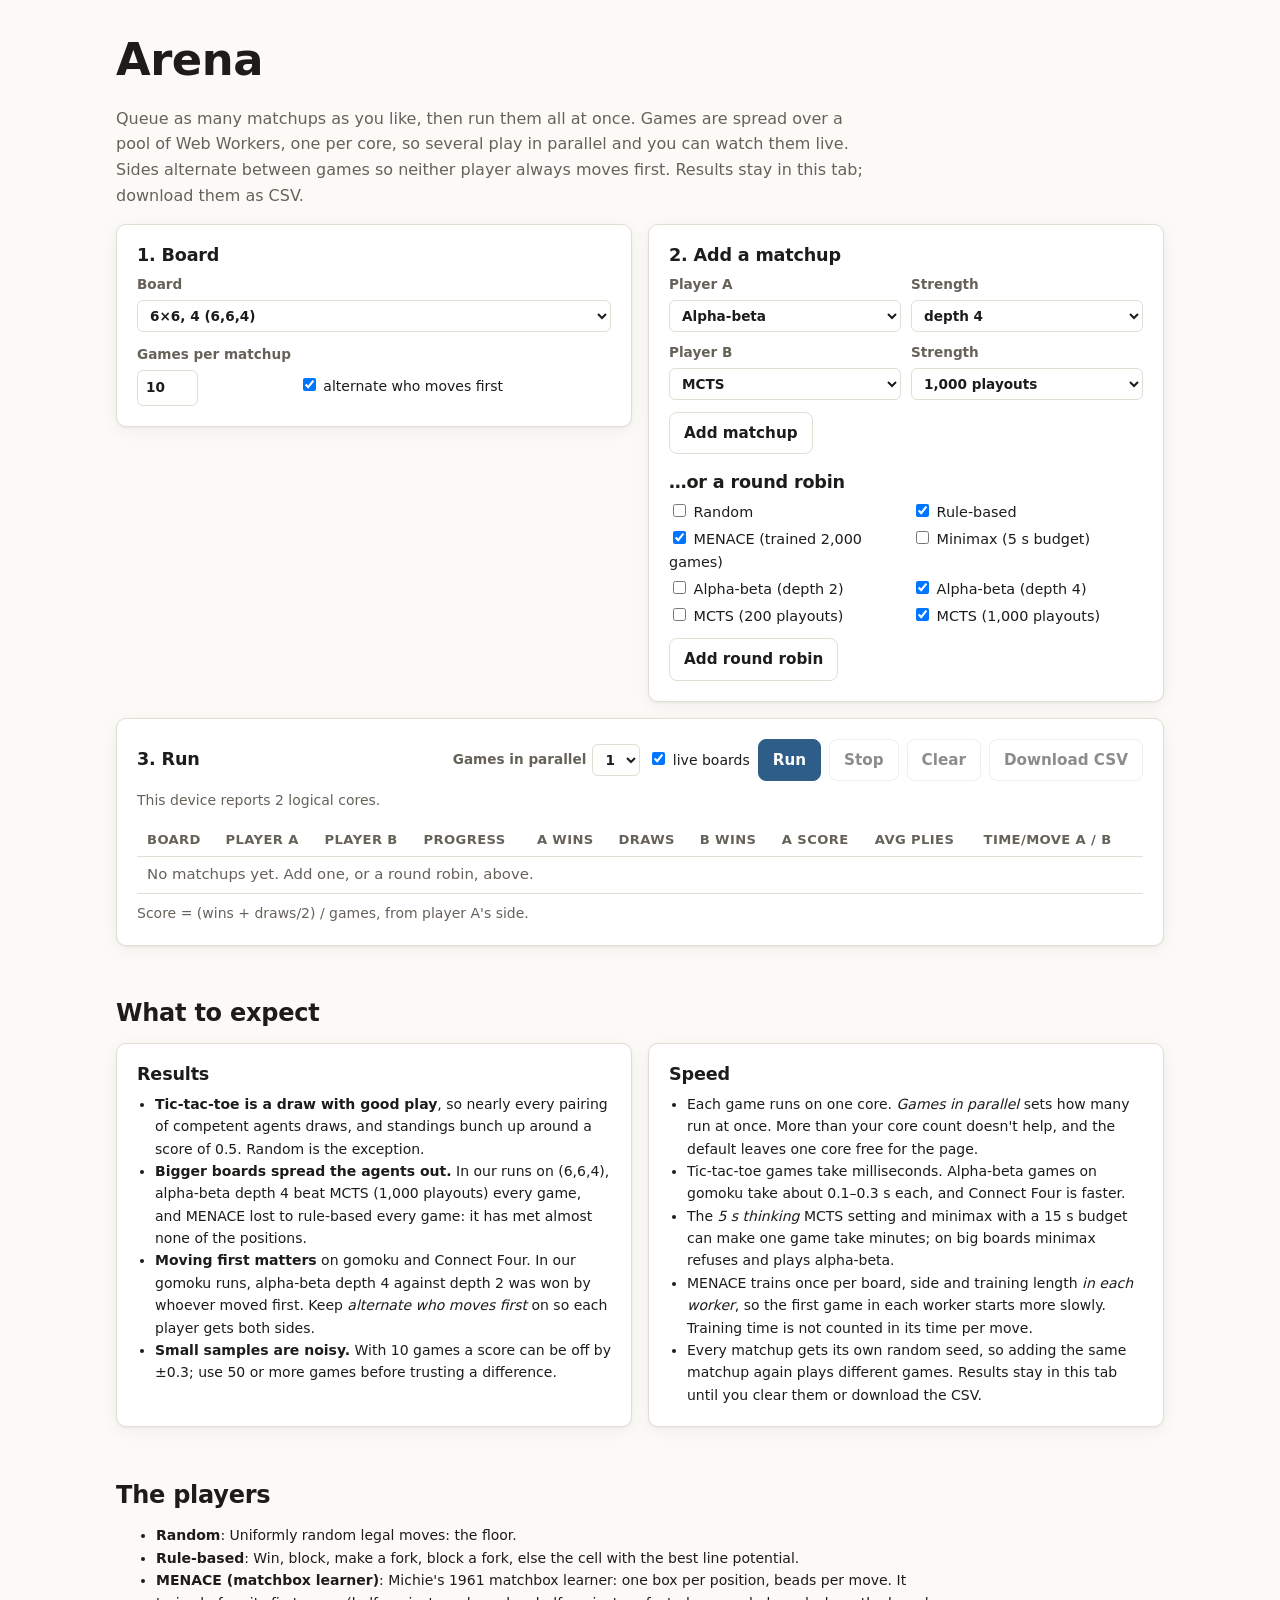
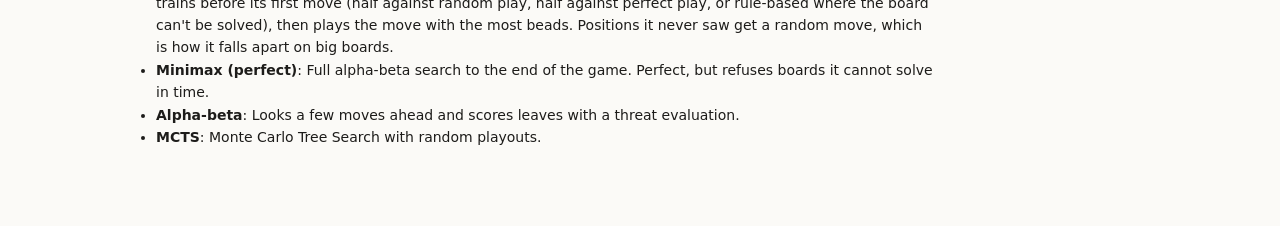
<file: site/arena.html>
<!doctype html>
<html lang="en">
<head>
<meta charset="utf-8">
<meta name="viewport" content="width=device-width, initial-scale=1">
<title>Arena · mnk-bench</title>
<meta name="description" content="Run many m,n,k games at once: queue matchups or a round robin between MENACE, minimax, alpha-beta, MCTS and rule-based agents, played in parallel in your browser.">
<link rel="icon" href="assets/favicon.svg" type="image/svg+xml">
<link rel="stylesheet" href="assets/style.css">
</head>
<body>
<!-- HEADER -->
<main>
  <div class="wrap">
    <h1>Arena</h1>
    <p class="muted" style="max-width:760px">Queue as many matchups as you like, then run them all at once. Games are spread over a pool of Web Workers, one per core, so several play in parallel and you can watch them live. Sides alternate between games so neither player always moves first. Results stay in this tab; download them as CSV.</p>

    <div class="grid cols-2" style="align-items:start">
      <div class="card panel">
        <h3>1. Board</h3>
        <label class="field">Board<select id="board-preset"></select></label>
        <div id="custom" hidden style="margin-top:10px">
          <div class="row">
            <label class="field">rows m<input type="number" id="m" min="2" max="19" value="6"></label>
            <label class="field">cols n<input type="number" id="n" min="2" max="19" value="6"></label>
            <label class="field">k in a row<input type="number" id="k" min="2" max="19" value="4"></label>
          </div>
          <div class="row small" style="margin-top:8px">
            <label><input type="checkbox" id="gravity"> gravity</label>
            <label><input type="checkbox" id="exact"> exactly k</label>
          </div>
        </div>
        <div class="row" style="margin-top:12px">
          <label class="field">Games per matchup<input type="number" id="games" min="1" max="1000" value="10"></label>
          <label class="small" style="align-self:flex-end;padding-bottom:8px"><input type="checkbox" id="alternate" checked> alternate who moves first</label>
        </div>
      </div>

      <div class="card panel">
        <h3>2. Add a matchup</h3>
        <div class="fields">
          <label class="field">Player A<select id="a-kind"></select></label>
          <label class="field">Strength<select id="a-level"></select></label>
          <label class="field">Player B<select id="b-kind"></select></label>
          <label class="field">Strength<select id="b-level"></select></label>
        </div>
        <button class="btn" id="add" type="button" style="margin-top:12px">Add matchup</button>
        <h3 style="margin-top:18px">…or a round robin</h3>
        <div class="rr-list" id="rr-list"></div>
        <button class="btn" id="add-rr" type="button" style="margin-top:10px">Add round robin</button>
      </div>
    </div>

    <div class="card" style="margin-top:16px">
      <div class="row" style="justify-content:space-between">
        <h3 style="margin:0">3. Run</h3>
        <div class="row">
          <label class="field" style="flex-direction:row;align-items:center;gap:6px">Games in parallel<select id="workers"></select></label>
          <label class="small"><input type="checkbox" id="live" checked> live boards</label>
          <button class="btn primary" id="run" type="button">Run</button>
          <button class="btn" id="stop" type="button">Stop</button>
          <button class="btn" id="clear" type="button">Clear</button>
          <button class="btn" id="csv" type="button">Download CSV</button>
        </div>
      </div>
      <p class="small muted" style="margin:8px 0 0"><span id="cores"></span> <span id="overall"></span> <span id="run-state" aria-live="polite"></span></p>
      <div class="live-grid" id="live-grid" aria-label="Games in progress"></div>
      <div class="scroll-x" style="margin-top:12px">
        <table class="data" id="matchups">
          <thead><tr><th>board</th><th>player A</th><th>player B</th><th>progress</th><th class="num">A wins</th><th class="num">draws</th><th class="num">B wins</th><th class="num">A score</th><th class="num">avg plies</th><th class="num">time/move A / B</th><th></th></tr></thead>
          <tbody></tbody>
        </table>
      </div>
      <p class="small muted" style="margin:8px 0 0">Score = (wins + draws/2) / games, from player A's side.</p>
    </div>

    <div class="card" id="standings-card" style="margin-top:16px" hidden>
      <h3 style="margin-top:0">Standings</h3>
      <div class="scroll-x">
        <table class="data" id="standings">
          <thead><tr><th>board</th><th>player</th><th class="num">games</th><th class="num">won</th><th class="num">drawn</th><th class="num">lost</th><th class="num">score</th></tr></thead>
          <tbody></tbody>
        </table>
      </div>
    </div>


    <h2>What to expect</h2>
    <div class="grid cols-2">
      <div class="card"><h3 style="margin-top:0">Results</h3><ul class="small" style="padding-left:18px;margin:0">
        <li><b>Tic-tac-toe is a draw with good play</b>, so nearly every pairing of competent agents draws, and standings bunch up around a score of 0.5. Random is the exception.</li>
        <li><b>Bigger boards spread the agents out.</b> In our runs on (6,6,4), alpha-beta depth 4 beat MCTS (1,000 playouts) every game, and MENACE lost to rule-based every game: it has met almost none of the positions.</li>
        <li><b>Moving first matters</b> on gomoku and Connect Four. In our gomoku runs, alpha-beta depth 4 against depth 2 was won by whoever moved first. Keep <i>alternate who moves first</i> on so each player gets both sides.</li>
        <li><b>Small samples are noisy.</b> With 10 games a score can be off by ±0.3; use 50 or more games before trusting a difference.</li>
      </ul></div>
      <div class="card"><h3 style="margin-top:0">Speed</h3><ul class="small" style="padding-left:18px;margin:0">
        <li>Each game runs on one core. <i>Games in parallel</i> sets how many run at once. More than your core count doesn't help, and the default leaves one core free for the page.</li>
        <li>Tic-tac-toe games take milliseconds. Alpha-beta games on gomoku take about 0.1–0.3 s each, and Connect Four is faster.</li>
        <li>The <i>5 s thinking</i> MCTS setting and minimax with a 15 s budget can make one game take minutes; on big boards minimax refuses and plays alpha-beta.</li>
        <li>MENACE trains once per board, side and training length <i>in each worker</i>, so the first game in each worker starts more slowly. Training time is not counted in its time per move.</li>
        <li>Every matchup gets its own random seed, so adding the same matchup again plays different games. Results stay in this tab until you clear them or download the CSV.</li>
      </ul></div>
    </div>
    <h2>The players</h2>
    <ul class="small" id="agent-styles" style="max-width:820px"></ul>
  </div>
</main>
<!-- FOOTER -->
<script type="module" src="assets/arena.js"></script>
</body>
</html>
</file>
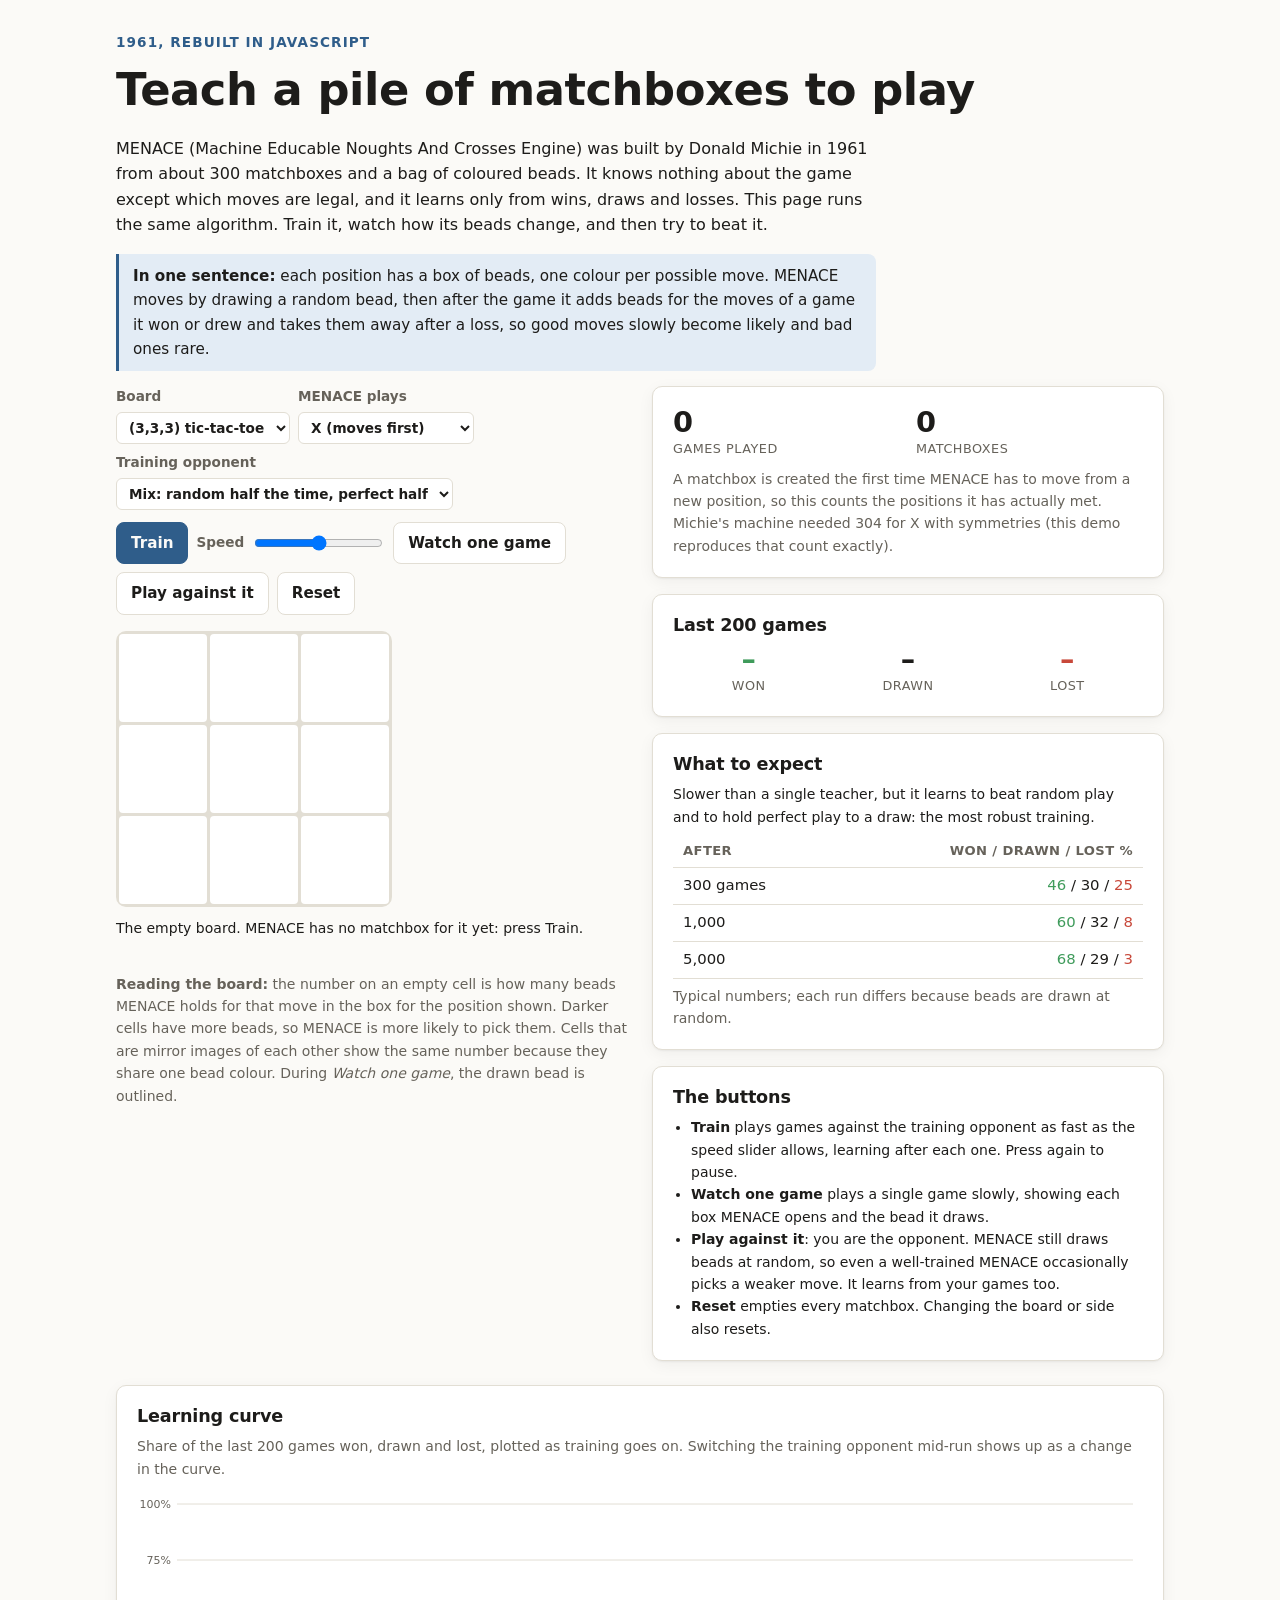
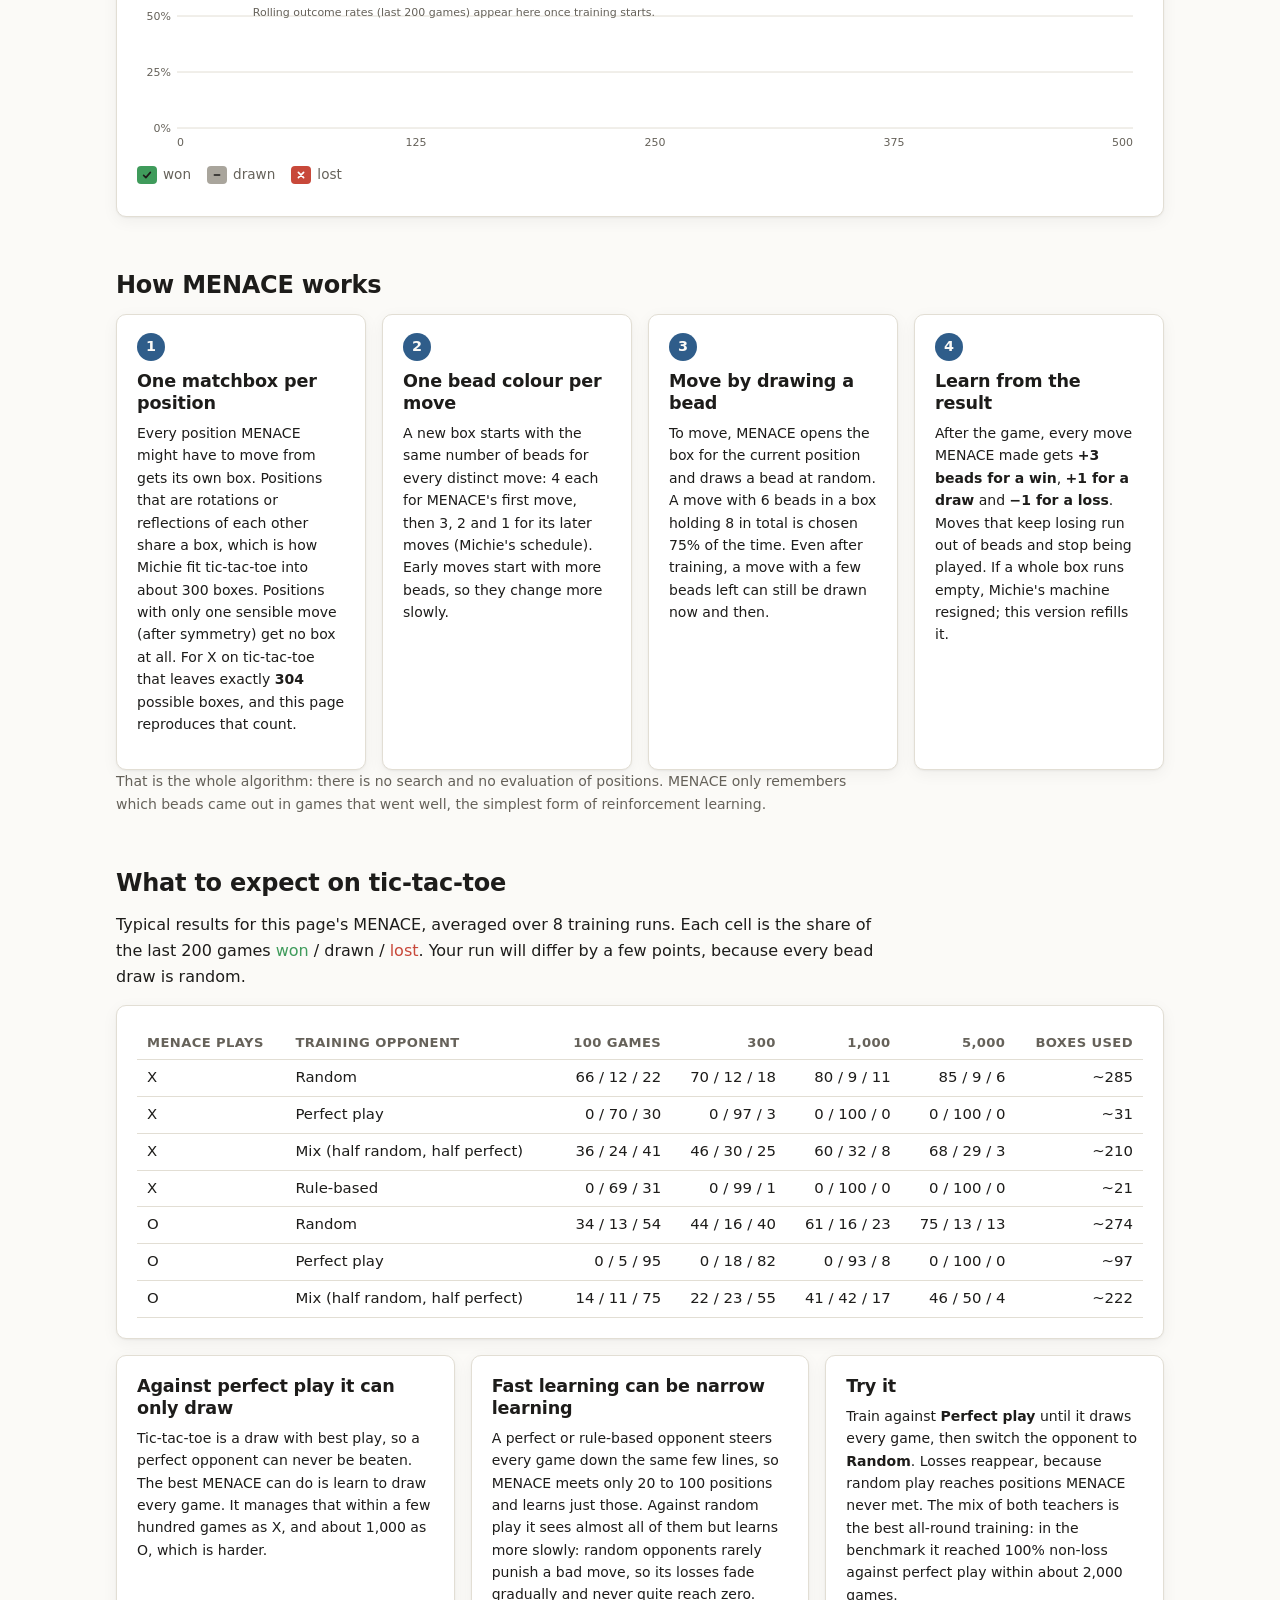
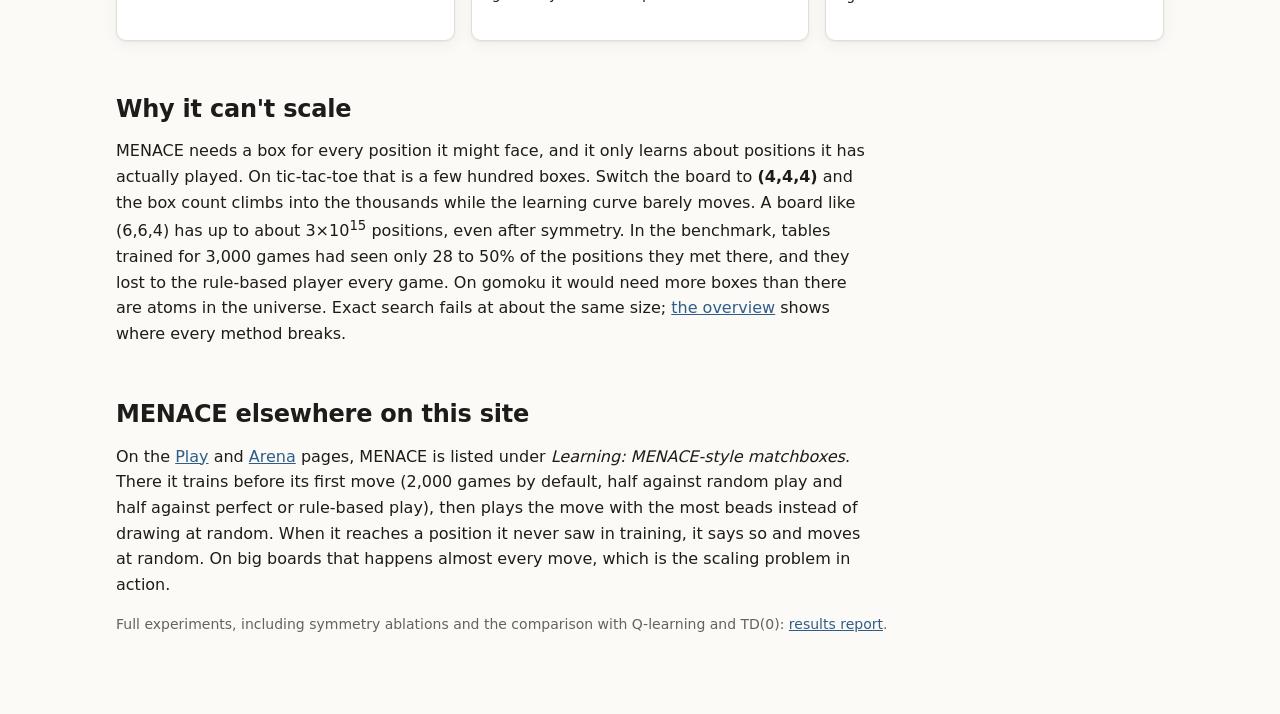
<file: site/menace.html>
<!doctype html>
<html lang="en">
<head>
<meta charset="utf-8">
<meta name="viewport" content="width=device-width, initial-scale=1">
<title>MENACE · mnk-bench</title>
<meta name="description" content="Train Donald Michie's 1961 matchbox learner live in your browser: how MENACE works, what to expect while it learns, and why it cannot scale to bigger boards.">
<link rel="icon" href="assets/favicon.svg" type="image/svg+xml">
<link rel="stylesheet" href="assets/style.css">
</head>
<body>
<!-- HEADER -->
<main>
  <div class="wrap">
    <div class="kicker">1961, rebuilt in JavaScript</div>
    <h1>Teach a pile of matchboxes to play</h1>
    <p style="max-width:760px">MENACE (Machine Educable Noughts And Crosses Engine) was built by Donald Michie in 1961 from about 300 matchboxes and a bag of coloured beads. It knows nothing about the game except which moves are legal, and it learns only from wins, draws and losses. This page runs the same algorithm. Train it, watch how its beads change, and then try to beat it.</p>
    <div class="note" style="max-width:760px"><b>In one sentence:</b> each position has a box of beads, one colour per possible move. MENACE moves by drawing a random bead, then after the game it adds beads for the moves of a game it won or drew and takes them away after a loss, so good moves slowly become likely and bad ones rare.</div>

    <div class="play-layout">
      <section>
        <div class="row" style="margin-bottom:12px">
          <label class="field">Board<select id="board-select"></select></label>
          <label class="field">MENACE plays<select id="side-select"><option value="1">X (moves first)</option><option value="2">O (moves second)</option></select></label>
          <label class="field">Training opponent<select id="opp-select"></select></label>
        </div>
        <div class="row" style="margin-bottom:16px">
          <button class="btn primary" id="train" type="button">Train</button>
          <label class="field" style="flex-direction:row;align-items:center;gap:8px">Speed
            <input type="range" id="speed" min="0" max="2" step="1" value="1" aria-label="Training speed: about 60, 600 or 6,000 games a second">
          </label>
          <button class="btn" id="watch" type="button">Watch one game</button>
          <button class="btn" id="play" type="button">Play against it</button>
          <button class="btn" id="reset" type="button">Reset</button>
        </div>
        <div class="board" id="mboard" style="--board-max:300px" aria-label="MENACE board: numbers are beads per move"></div>
        <p class="small" id="caption" style="margin-top:10px;min-height:3em" aria-live="polite"></p>
        <p class="small muted" style="max-width:520px"><b>Reading the board:</b> the number on an empty cell is how many beads MENACE holds for that move in the box for the position shown. Darker cells have more beads, so MENACE is more likely to pick them. Cells that are mirror images of each other show the same number because they share one bead colour. During <i>Watch one game</i>, the drawn bead is outlined.</p>
      </section>

      <aside>
        <div class="card panel">
          <div class="grid" style="grid-template-columns:1fr 1fr">
            <div><div class="stat" id="st-games">0</div><div class="stat-label">games played</div></div>
            <div><div class="stat" id="st-boxes">0</div><div class="stat-label">matchboxes</div></div>
          </div>
          <p class="small muted" style="margin:8px 0 0">A matchbox is created the first time MENACE has to move from a new position, so this counts the positions it has actually met. <span id="boxes-note"></span></p>
        </div>
        <div class="card panel">
          <h3>Last 200 games</h3>
          <div class="score">
            <div><div class="stat" id="st-w" style="color:var(--ok)">–</div><div class="stat-label">won</div></div>
            <div><div class="stat" id="st-d">–</div><div class="stat-label">drawn</div></div>
            <div><div class="stat" id="st-l" style="color:var(--refused)">–</div><div class="stat-label">lost</div></div>
          </div>
        </div>
        <div class="card panel">
          <h3>What to expect</h3>
          <div id="expect" class="small"></div>
        </div>
        <div class="card panel">
          <h3>The buttons</h3>
          <ul class="small" style="margin:0;padding-left:18px">
            <li><b>Train</b> plays games against the training opponent as fast as the speed slider allows, learning after each one. Press again to pause.</li>
            <li><b>Watch one game</b> plays a single game slowly, showing each box MENACE opens and the bead it draws.</li>
            <li><b>Play against it</b>: you are the opponent. MENACE still draws beads at random, so even a well-trained MENACE occasionally picks a weaker move. It learns from your games too.</li>
            <li><b>Reset</b> empties every matchbox. Changing the board or side also resets.</li>
          </ul>
        </div>
      </aside>
    </div>

    <div class="card" style="margin-top:24px">
      <h3 style="margin-top:0">Learning curve</h3>
      <p class="small muted" style="margin-top:0">Share of the last 200 games won, drawn and lost, plotted as training goes on. Switching the training opponent mid-run shows up as a change in the curve.</p>
      <canvas class="chart" id="chart" aria-label="Rolling win, draw and loss rates against games played"></canvas>
      <div class="legend"><span><i class="s-ok"></i>won</span><span><i class="s-unavailable"></i>drawn</span><span><i class="s-refused"></i>lost</span></div>
    </div>

    <h2>How MENACE works</h2>
    <div class="grid cols-2 steps">
      <div class="card"><div class="step">1</div><h3>One matchbox per position</h3>
        <p class="small">Every position MENACE might have to move from gets its own box. Positions that are rotations or reflections of each other share a box, which is how Michie fit tic-tac-toe into about 300 boxes. Positions with only one sensible move (after symmetry) get no box at all. For X on tic-tac-toe that leaves exactly <b>304</b> possible boxes, and this page reproduces that count.</p></div>
      <div class="card"><div class="step">2</div><h3>One bead colour per move</h3>
        <p class="small">A new box starts with the same number of beads for every distinct move: 4 each for MENACE's first move, then 3, 2 and 1 for its later moves (Michie's schedule). Early moves start with more beads, so they change more slowly.</p></div>
      <div class="card"><div class="step">3</div><h3>Move by drawing a bead</h3>
        <p class="small">To move, MENACE opens the box for the current position and draws a bead at random. A move with 6 beads in a box holding 8 in total is chosen 75% of the time. Even after training, a move with a few beads left can still be drawn now and then.</p></div>
      <div class="card"><div class="step">4</div><h3>Learn from the result</h3>
        <p class="small">After the game, every move MENACE made gets <b>+3 beads for a win</b>, <b>+1 for a draw</b> and <b>−1 for a loss</b>. Moves that keep losing run out of beads and stop being played. If a whole box runs empty, Michie's machine resigned; this version refills it.</p></div>
    </div>
    <p class="small muted" style="max-width:760px">That is the whole algorithm: there is no search and no evaluation of positions. MENACE only remembers which beads came out in games that went well, the simplest form of reinforcement learning.</p>

    <h2>What to expect on tic-tac-toe</h2>
    <p style="max-width:760px">Typical results for this page's MENACE, averaged over 8 training runs. Each cell is the share of the last 200 games <span style="color:var(--ok)">won</span> / drawn / <span style="color:var(--refused)">lost</span>. Your run will differ by a few points, because every bead draw is random.</p>
    <div class="card scroll-x">
      <table class="data">
        <thead><tr><th>MENACE plays</th><th>training opponent</th><th class="num">100 games</th><th class="num">300</th><th class="num">1,000</th><th class="num">5,000</th><th class="num">boxes used</th></tr></thead>
        <tbody>
          <tr><td>X</td><td>Random</td><td class="num">66 / 12 / 22</td><td class="num">70 / 12 / 18</td><td class="num">80 / 9 / 11</td><td class="num">85 / 9 / 6</td><td class="num">~285</td></tr>
          <tr><td>X</td><td>Perfect play</td><td class="num">0 / 70 / 30</td><td class="num">0 / 97 / 3</td><td class="num">0 / 100 / 0</td><td class="num">0 / 100 / 0</td><td class="num">~31</td></tr>
          <tr><td>X</td><td>Mix (half random, half perfect)</td><td class="num">36 / 24 / 41</td><td class="num">46 / 30 / 25</td><td class="num">60 / 32 / 8</td><td class="num">68 / 29 / 3</td><td class="num">~210</td></tr>
          <tr><td>X</td><td>Rule-based</td><td class="num">0 / 69 / 31</td><td class="num">0 / 99 / 1</td><td class="num">0 / 100 / 0</td><td class="num">0 / 100 / 0</td><td class="num">~21</td></tr>
          <tr><td>O</td><td>Random</td><td class="num">34 / 13 / 54</td><td class="num">44 / 16 / 40</td><td class="num">61 / 16 / 23</td><td class="num">75 / 13 / 13</td><td class="num">~274</td></tr>
          <tr><td>O</td><td>Perfect play</td><td class="num">0 / 5 / 95</td><td class="num">0 / 18 / 82</td><td class="num">0 / 93 / 8</td><td class="num">0 / 100 / 0</td><td class="num">~97</td></tr>
          <tr><td>O</td><td>Mix (half random, half perfect)</td><td class="num">14 / 11 / 75</td><td class="num">22 / 23 / 55</td><td class="num">41 / 42 / 17</td><td class="num">46 / 50 / 4</td><td class="num">~222</td></tr>
        </tbody>
      </table>
    </div>
    <div class="grid cols-3" style="margin-top:16px">
      <div class="card"><h3 style="margin-top:0">Against perfect play it can only draw</h3><p class="small">Tic-tac-toe is a draw with best play, so a perfect opponent can never be beaten. The best MENACE can do is learn to draw every game. It manages that within a few hundred games as X, and about 1,000 as O, which is harder.</p></div>
      <div class="card"><h3 style="margin-top:0">Fast learning can be narrow learning</h3><p class="small">A perfect or rule-based opponent steers every game down the same few lines, so MENACE meets only 20 to 100 positions and learns just those. Against random play it sees almost all of them but learns more slowly: random opponents rarely punish a bad move, so its losses fade gradually and never quite reach zero.</p></div>
      <div class="card"><h3 style="margin-top:0">Try it</h3><p class="small">Train against <b>Perfect play</b> until it draws every game, then switch the opponent to <b>Random</b>. Losses reappear, because random play reaches positions MENACE never met. The mix of both teachers is the best all-round training: in the benchmark it reached 100% non-loss against perfect play within about 2,000 games.</p></div>
    </div>

    <h2>Why it can't scale</h2>
    <p style="max-width:760px">MENACE needs a box for every position it might face, and it only learns about positions it has actually played. On tic-tac-toe that is a few hundred boxes. Switch the board to <b>(4,4,4)</b> and the box count climbs into the thousands while the learning curve barely moves. A board like (6,6,4) has up to about 3×10<sup>15</sup> positions, even after symmetry. In the benchmark, tables trained for 3,000 games had seen only 28 to 50% of the positions they met there, and they lost to the rule-based player every game. On gomoku it would need more boxes than there are atoms in the universe. Exact search fails at about the same size; <a href="index.html">the overview</a> shows where every method breaks.</p>

    <h2>MENACE elsewhere on this site</h2>
    <p style="max-width:760px">On the <a href="play.html#b=3,3,3&x=menace:2000&o=human">Play</a> and <a href="arena.html">Arena</a> pages, MENACE is listed under <i>Learning: MENACE-style matchboxes</i>. There it trains before its first move (2,000 games by default, half against random play and half against perfect or rule-based play), then plays the move with the most beads instead of drawing at random. When it reaches a position it never saw in training, it says so and moves at random. On big boards that happens almost every move, which is the scaling problem in action.</p>
    <p class="small muted">Full experiments, including symmetry ablations and the comparison with Q-learning and TD(0): <a href="results/index.html">results report</a>.</p>
  </div>
</main>
<!-- FOOTER -->
<script type="module" src="assets/menace-page.js"></script>
</body>
</html>
</file>
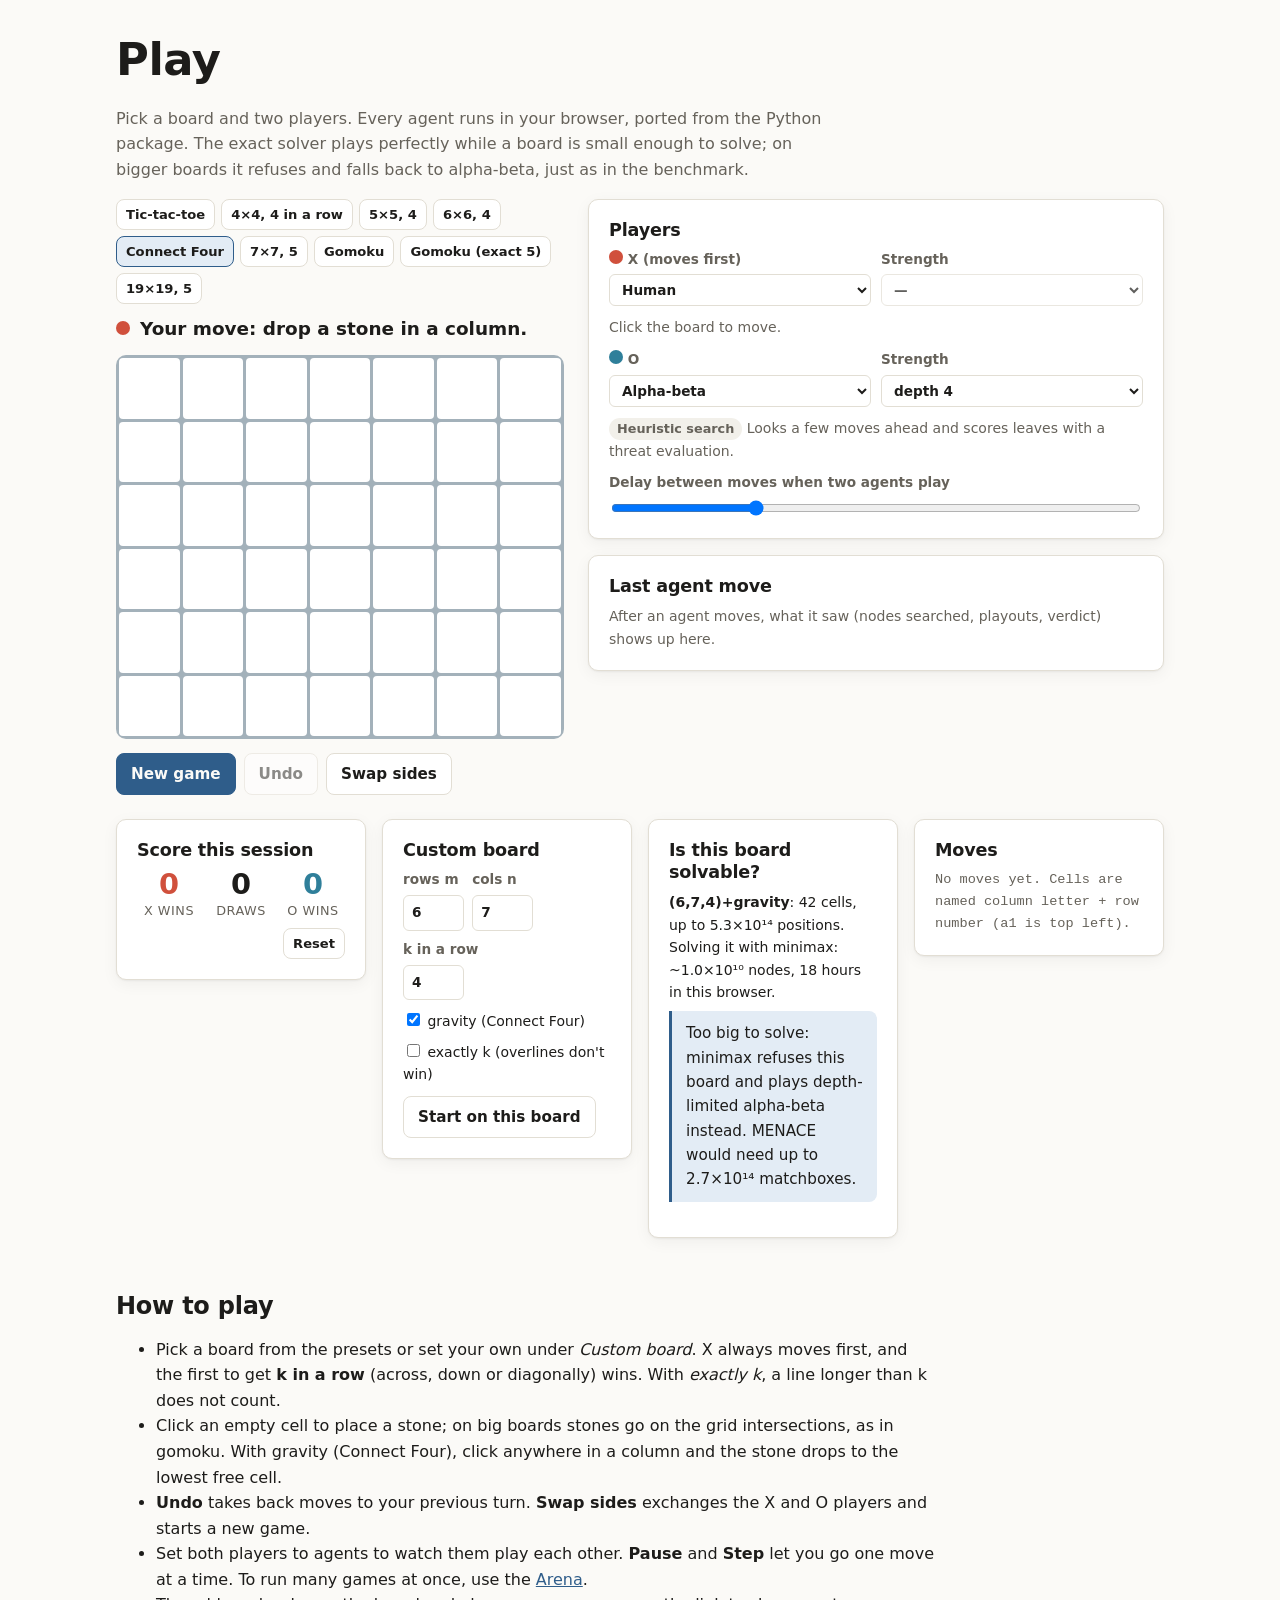
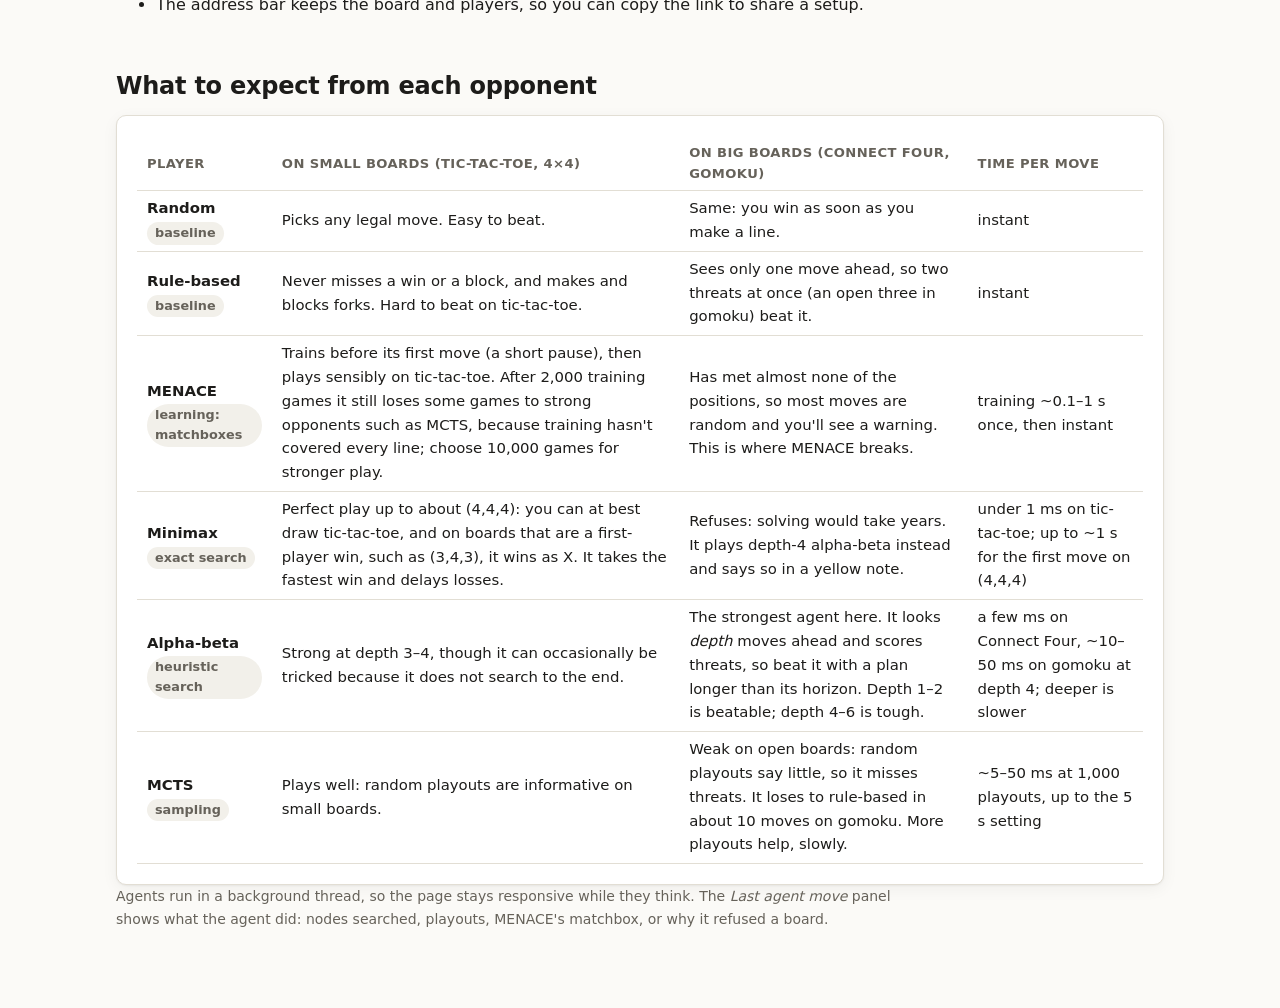
<file: site/play.html>
<!doctype html>
<html lang="en">
<head>
<meta charset="utf-8">
<meta name="viewport" content="width=device-width, initial-scale=1">
<title>Play · mnk-bench</title>
<meta name="description" content="Play any m,n,k game (tic-tac-toe, Connect Four, gomoku) against minimax, alpha-beta, MCTS and rule-based agents running in your browser.">
<link rel="icon" href="assets/favicon.svg" type="image/svg+xml">
<link rel="stylesheet" href="assets/style.css">
</head>
<body>
<!-- HEADER -->
<main>
  <div class="wrap">
    <h1>Play</h1>
    <p class="muted" style="max-width:720px">Pick a board and two players. Every agent runs in your browser, ported from the Python package. The exact solver plays perfectly while a board is small enough to solve; on bigger boards it refuses and falls back to alpha-beta, just as in the benchmark.</p>

    <div class="play-layout">
      <section>
        <div class="presets" id="presets" aria-label="Board presets"></div>
        <div class="status" id="status" role="status" aria-live="polite"></div>
        <div class="board" id="board" aria-label="Game board"></div>
        <div class="row" style="margin-top:14px">
          <button class="btn primary" id="new" type="button">New game</button>
          <button class="btn" id="undo" type="button">Undo</button>
          <button class="btn" id="swap" type="button" title="Swap the X and O players and start again">Swap sides</button>
          <button class="btn" id="pause" type="button" hidden>Pause</button>
          <button class="btn" id="step" type="button" hidden>Step</button>
          <span class="think" id="think"></span>
        </div>
      </section>

      <aside>
        <div class="card panel">
          <h3>Players</h3>
          <div class="fields">
            <label class="field"><span><span class="dot x"></span> X (moves first)</span><select id="p1-kind"></select></label>
            <label class="field">Strength<select id="p1-level"></select></label>
            <p class="full small muted" id="p1-blurb" style="margin:0"></p>
            <label class="field"><span><span class="dot o"></span> O</span><select id="p2-kind"></select></label>
            <label class="field">Strength<select id="p2-level"></select></label>
            <p class="full small muted" id="p2-blurb" style="margin:0"></p>
            <label class="field full">Delay between moves when two agents play
              <input type="range" id="delay" min="0" max="1500" step="50" value="400">
            </label>
          </div>
        </div>

        <div class="card panel">
          <h3>Last agent move</h3>
          <div id="info" class="small"></div>
        </div>

      </aside>
    </div>

    <div class="play-extras">
      <div class="card panel">
          <h3>Score this session</h3>
          <div class="score">
            <div><div class="stat" id="score-x" style="color:var(--x)">0</div><div class="stat-label">X wins</div></div>
            <div><div class="stat" id="score-d">0</div><div class="stat-label">Draws</div></div>
            <div><div class="stat" id="score-o" style="color:var(--o)">0</div><div class="stat-label">O wins</div></div>
          </div>
          <div style="text-align:right;margin-top:6px"><button class="btn small" id="reset-score" type="button">Reset</button></div>
        </div>

      <div class="card panel">
          <h3>Custom board</h3>
          <div class="row">
            <label class="field">rows m<input type="number" id="m" min="2" max="19"></label>
            <label class="field">cols n<input type="number" id="n" min="2" max="19"></label>
            <label class="field">k in a row<input type="number" id="k" min="2" max="19"></label>
          </div>
          <div class="row small" style="margin:10px 0">
            <label><input type="checkbox" id="gravity"> gravity (Connect Four)</label>
            <label><input type="checkbox" id="exact"> exactly k (overlines don't win)</label>
          </div>
          <button class="btn" id="apply" type="button">Start on this board</button>
        </div>

      <div class="card panel">
          <h3>Is this board solvable?</h3>
          <div id="feas" class="small"></div>
        </div>

      <div class="card panel">
          <h3>Moves</h3>
          <div class="movelog" id="log"></div>
        </div>
    </div>
    <h2>How to play</h2>
    <ul style="max-width:820px">
      <li>Pick a board from the presets or set your own under <i>Custom board</i>. X always moves first, and the first to get <b>k in a row</b> (across, down or diagonally) wins. With <i>exactly k</i>, a line longer than k does not count.</li>
      <li>Click an empty cell to place a stone; on big boards stones go on the grid intersections, as in gomoku. With gravity (Connect Four), click anywhere in a column and the stone drops to the lowest free cell.</li>
      <li><b>Undo</b> takes back moves to your previous turn. <b>Swap sides</b> exchanges the X and O players and starts a new game.</li>
      <li>Set both players to agents to watch them play each other. <b>Pause</b> and <b>Step</b> let you go one move at a time. To run many games at once, use the <a href="arena.html">Arena</a>.</li>
      <li>The address bar keeps the board and players, so you can copy the link to share a setup.</li>
    </ul>

    <h2>What to expect from each opponent</h2>
    <div class="card scroll-x">
      <table class="data">
        <thead><tr><th>player</th><th>on small boards (tic-tac-toe, 4×4)</th><th>on big boards (Connect Four, gomoku)</th><th>time per move</th></tr></thead>
        <tbody>
          <tr><td><b>Random</b><br><span class="pill">baseline</span></td><td>Picks any legal move. Easy to beat.</td><td>Same: you win as soon as you make a line.</td><td>instant</td></tr>
          <tr><td><b>Rule-based</b><br><span class="pill">baseline</span></td><td>Never misses a win or a block, and makes and blocks forks. Hard to beat on tic-tac-toe.</td><td>Sees only one move ahead, so two threats at once (an open three in gomoku) beat it.</td><td>instant</td></tr>
          <tr><td><b>MENACE</b><br><span class="pill">learning: matchboxes</span></td><td>Trains before its first move (a short pause), then plays sensibly on tic-tac-toe. After 2,000 training games it still loses some games to strong opponents such as MCTS, because training hasn't covered every line; choose 10,000 games for stronger play.</td><td>Has met almost none of the positions, so most moves are random and you'll see a warning. This is where MENACE breaks.</td><td>training ~0.1–1 s once, then instant</td></tr>
          <tr><td><b>Minimax</b><br><span class="pill">exact search</span></td><td>Perfect play up to about (4,4,4): you can at best draw tic-tac-toe, and on boards that are a first-player win, such as (3,4,3), it wins as X. It takes the fastest win and delays losses.</td><td>Refuses: solving would take years. It plays depth-4 alpha-beta instead and says so in a yellow note.</td><td>under 1 ms on tic-tac-toe; up to ~1 s for the first move on (4,4,4)</td></tr>
          <tr><td><b>Alpha-beta</b><br><span class="pill">heuristic search</span></td><td>Strong at depth 3–4, though it can occasionally be tricked because it does not search to the end.</td><td>The strongest agent here. It looks <i>depth</i> moves ahead and scores threats, so beat it with a plan longer than its horizon. Depth 1–2 is beatable; depth 4–6 is tough.</td><td>a few ms on Connect Four, ~10–50 ms on gomoku at depth 4; deeper is slower</td></tr>
          <tr><td><b>MCTS</b><br><span class="pill">sampling</span></td><td>Plays well: random playouts are informative on small boards.</td><td>Weak on open boards: random playouts say little, so it misses threats. It loses to rule-based in about 10 moves on gomoku. More playouts help, slowly.</td><td>~5–50 ms at 1,000 playouts, up to the 5 s setting</td></tr>
        </tbody>
      </table>
    </div>
    <p class="small muted" style="max-width:820px">Agents run in a background thread, so the page stays responsive while they think. The <i>Last agent move</i> panel shows what the agent did: nodes searched, playouts, MENACE's matchbox, or why it refused a board.</p>
  </div>
</main>
<!-- FOOTER -->
<script type="module" src="assets/play.js"></script>
</body>
</html>
</file>
<file: site/assets/style.css>
:root {
  --bg: #fbfaf7;
  --surface: #ffffff;
  --surface-2: #f2f0ea;
  --text: #1d1c1a;
  --muted: #66625a;
  --line: #e2ded4;
  --accent: #2f5d8a;
  --accent-soft: #e3ecf5;
  --x: #d0503c;
  --o: #2f7f9a;
  --win: #f4d35e;
  --ok: #3f9b5b;
  --degraded: #e0a33b;
  --refused: #c8483a;
  --aborted: #8e44ad;
  --unavailable: #a9a59c;
  --shadow: 0 1px 2px rgba(0, 0, 0, .05), 0 4px 16px rgba(0, 0, 0, .05);
  --radius: 10px;
  --mono: ui-monospace, SFMono-Regular, Menlo, Consolas, monospace;
  color-scheme: light;
}
@media (prefers-color-scheme: dark) {
  :root {
    --bg: #141412;
    --surface: #1d1c1a;
    --surface-2: #262522;
    --text: #ecebe6;
    --muted: #a19d93;
    --line: #34322e;
    --accent: #8fb6dc;
    --accent-soft: #22303d;
    --x: #f07a63;
    --o: #6cc0d9;
    --win: #8a7420;
    /* lifted so it reads as text on the dark table (5.4:1); its cells take dark ink (5.4:1) */
    --refused: #e0645a;
    --on-refused: #141412;
    --shadow: 0 1px 2px rgba(0, 0, 0, .3), 0 4px 16px rgba(0, 0, 0, .25);
    color-scheme: dark;
  }
}

* { box-sizing: border-box; }
html { -webkit-text-size-adjust: 100%; }
body {
  margin: 0;
  background: var(--bg);
  color: var(--text);
  font: 16px/1.6 system-ui, -apple-system, "Segoe UI", Roboto, sans-serif;
}
a { color: var(--accent); }
img { max-width: 100%; height: auto; }
code { font-family: var(--mono); font-size: .9em; background: var(--surface-2); padding: .1em .35em; border-radius: 4px; }
h1, h2, h3 { line-height: 1.25; letter-spacing: -.01em; }
h1 { font-size: clamp(1.9rem, 5vw, 2.8rem); margin: 0 0 .4em; }
h2 { font-size: 1.5rem; margin: 2.2em 0 .6em; }
h3 { font-size: 1.1rem; margin: 1.4em 0 .4em; }
p { margin: 0 0 1em; }
.muted { color: var(--muted); }
.small { font-size: .875rem; }

/* ---- layout ---- */
.wrap { max-width: 1080px; margin: 0 auto; padding: 0 16px; }
.narrow { max-width: 760px; }
header.site {
  position: sticky; top: 0; z-index: 10;
  background: color-mix(in srgb, var(--bg) 88%, transparent);
  backdrop-filter: blur(8px);
  border-bottom: 1px solid var(--line);
}
header.site .wrap { display: flex; align-items: center; gap: 20px; height: 56px; }
.brand { font-weight: 700; color: var(--text); text-decoration: none; display: flex; align-items: center; gap: 8px; white-space: nowrap; }
.brand .logo { display: inline-grid; grid-template-columns: repeat(3, 6px); gap: 2px; }
.brand .logo i { width: 6px; height: 6px; border-radius: 50%; background: var(--line); }
.brand .logo i.x { background: var(--x); }
.brand .logo i.o { background: var(--o); }
nav.main { position: relative; display: flex; gap: 4px; overflow-x: auto; scrollbar-width: none; margin-left: auto; }
/* fade whichever edge hides more links (set by the header script) */
nav.main.more-l { --fl: 28px; }
nav.main.more-r { --fr: 36px; }
nav.main.more-l, nav.main.more-r {
  -webkit-mask-image: linear-gradient(to right, transparent, #000 var(--fl, 0px), #000 calc(100% - var(--fr, 0px)), transparent);
  mask-image: linear-gradient(to right, transparent, #000 var(--fl, 0px), #000 calc(100% - var(--fr, 0px)), transparent);
}
nav.main a {
  color: var(--muted); text-decoration: none; padding: 6px 10px; border-radius: 6px; white-space: nowrap; font-size: .95rem;
}
nav.main a:hover { color: var(--text); background: var(--surface-2); }
nav.main a[aria-current="page"] { color: var(--text); background: var(--surface-2); font-weight: 600; }
@media (max-width: 560px) {
  header.site .wrap { gap: 10px; }
  .brand span.name { display: none; }
  nav.main a { padding: 6px 7px; font-size: .9rem; }
}
main { padding: 32px 0 64px; }
footer.site { border-top: 1px solid var(--line); padding: 24px 0 40px; color: var(--muted); font-size: .9rem; }

/* ---- components ---- */
.card { background: var(--surface); border: 1px solid var(--line); border-radius: var(--radius); box-shadow: var(--shadow); padding: 20px; }
.grid { display: grid; gap: 16px; }
.grid.cols-3 { grid-template-columns: repeat(auto-fit, minmax(240px, 1fr)); }
.grid.cols-2 { grid-template-columns: repeat(auto-fit, minmax(300px, 1fr)); }
.btn {
  display: inline-flex; align-items: center; justify-content: center; gap: 6px;
  font: inherit; font-size: .95rem; font-weight: 600;
  padding: 8px 14px; border-radius: 8px; border: 1px solid var(--line);
  background: var(--surface); color: var(--text); cursor: pointer; text-decoration: none;
}
.btn:hover { background: var(--surface-2); }
.btn.primary { background: var(--accent); border-color: var(--accent); color: var(--bg); }
.btn.primary:hover { filter: brightness(1.08); }
.btn:disabled { opacity: .5; cursor: not-allowed; }
.row { display: flex; flex-wrap: wrap; gap: 8px; align-items: center; }
label.field { display: flex; flex-direction: column; gap: 4px; font-size: .85rem; color: var(--muted); font-weight: 600; }
select, input[type="number"], input[type="range"] { font: inherit; color: var(--text); }
select, input[type="number"] {
  background: var(--surface); border: 1px solid var(--line); border-radius: 6px; padding: 6px 8px; min-width: 0;
}
input[type="number"] { width: 4.5em; }
.pill { display: inline-block; padding: 1px 8px; border-radius: 999px; font-size: .8rem; font-weight: 600; background: var(--surface-2); color: var(--muted); }
.stat { font-size: 1.8rem; font-weight: 700; line-height: 1.1; font-variant-numeric: tabular-nums; }
.stat-label { font-size: .8rem; color: var(--muted); text-transform: uppercase; letter-spacing: .04em; }
.note { border-left: 3px solid var(--accent); background: var(--accent-soft); padding: 10px 14px; border-radius: 0 8px 8px 0; margin: 0 0 1em; font-size: .95rem; }
.note.warn { border-color: var(--degraded); background: color-mix(in srgb, var(--degraded) 14%, var(--surface)); }
.note.bad { border-color: var(--refused); background: color-mix(in srgb, var(--refused) 12%, var(--surface)); }

table.data { border-collapse: collapse; width: 100%; font-size: .93rem; font-variant-numeric: tabular-nums; }
table.data th, table.data td { padding: 6px 10px; border-bottom: 1px solid var(--line); text-align: left; }
table.data th { color: var(--muted); font-weight: 600; font-size: .82rem; text-transform: uppercase; letter-spacing: .03em; }
table.data td.num, table.data th.num { text-align: right; }
.scroll-x { overflow-x: auto; -webkit-overflow-scrolling: touch; }

/* ---- hero ---- */
.hero { padding: 24px 0 8px; }
.hero p.lede { font-size: 1.2rem; color: var(--muted); max-width: 680px; }
.hero .row { margin-top: 20px; }
.kicker { font-size: .85rem; font-weight: 700; color: var(--accent); text-transform: uppercase; letter-spacing: .08em; margin-bottom: 8px; }

/* ---- board ---- */
.board {
  --cells: 3;
  display: grid;
  grid-template-columns: repeat(var(--cells), 1fr);
  gap: 3px;
  background: var(--line);
  padding: 3px;
  border-radius: 10px;
  width: min(100%, var(--board-max, 520px));
  aspect-ratio: var(--aspect, 1);
  user-select: none;
  touch-action: manipulation;
}
.board.gravity { background: color-mix(in srgb, var(--accent) 35%, var(--line)); }
.cell {
  position: relative; background: var(--surface); border: 0; padding: 0; margin: 0;
  border-radius: 4px; cursor: default; display: grid; place-items: center;
  font: inherit; color: inherit; min-width: 0; min-height: 0;
}
.board.small-gap { gap: 1px; padding: 2px; }
.board.small-gap .cell { border-radius: 2px; }
.cell.playable { cursor: pointer; }
.cell.playable:hover::after { content: ""; position: absolute; inset: 22%; border-radius: 50%; border: 2px dashed var(--muted); opacity: .45; }
.cell .stone { width: 72%; height: 72%; border-radius: 50%; }
.cell .stone.x { background: radial-gradient(circle at 35% 35%, color-mix(in srgb, var(--x) 70%, #fff), var(--x)); }
.cell .stone.o { background: radial-gradient(circle at 35% 35%, color-mix(in srgb, var(--o) 70%, #fff), var(--o)); }
.cell.last .stone { box-shadow: 0 0 0 3px var(--bg), 0 0 0 5px var(--text); }
.cell.win { background: var(--win); }
.cell .heat { position: absolute; inset: 0; border-radius: inherit; }
.cell .beads { position: relative; font-size: .8rem; font-weight: 700; font-variant-numeric: tabular-nums; }
.cell .coord { position: absolute; left: 3px; top: 1px; font-size: 9px; color: var(--muted); opacity: .6; }
.board.drop .cell .stone { animation: drop .18s ease-out; }
@keyframes drop { from { transform: scale(.4); opacity: .2; } to { transform: scale(1); opacity: 1; } }
@media (prefers-reduced-motion: reduce) { .board.drop .cell .stone { animation: none; } }

/* ---- play page ---- */
.play-layout { display: grid; grid-template-columns: minmax(0, var(--play-board, 1fr)) minmax(300px, 1fr); gap: 24px; align-items: start; }
@media (max-width: 860px) { .play-layout { grid-template-columns: minmax(0, 1fr); } }
.status { font-size: 1.15rem; font-weight: 600; min-height: 1.6em; margin-bottom: 12px; display: flex; align-items: center; gap: 10px; }
.dot { width: 14px; height: 14px; border-radius: 50%; display: inline-block; flex: none; }
.dot.x { background: var(--x); }
.dot.o { background: var(--o); }
.spinner { width: 16px; height: 16px; border-radius: 50%; border: 2px solid var(--line); border-top-color: var(--accent); animation: spin .8s linear infinite; }
@keyframes spin { to { transform: rotate(360deg); } }
.panel h3 { margin-top: 0; }
aside .panel + .panel { margin-top: 16px; }
.panel .fields { display: grid; grid-template-columns: 1fr 1fr; gap: 10px; }
.panel .fields .full { grid-column: 1 / -1; }
.panel .fields > * { min-width: 0; }
.panel .fields select { width: 100%; }
.presets { display: flex; flex-wrap: wrap; gap: 6px; margin-bottom: 10px; }
.presets button { font-size: .82rem; padding: 4px 9px; }
.presets button[aria-pressed="true"] { background: var(--accent-soft); border-color: var(--accent); }
.movelog { font-family: var(--mono); font-size: .85rem; max-height: 180px; overflow-y: auto; color: var(--muted); }
.movelog span { display: inline-block; margin-right: 8px; }
.think { font-size: .85rem; color: var(--muted); min-height: 1.4em; }
.score { display: grid; grid-template-columns: repeat(3, 1fr); text-align: center; gap: 8px; }

/* ---- feasibility map ---- */
.fmap { border-collapse: separate; border-spacing: 3px; font-size: .85rem; }
.fmap th { font-weight: 600; color: var(--muted); padding: 4px 6px; white-space: nowrap; }
.fmap th.agent { text-align: right; }
/* agent names stay put while the boards scroll sideways; the shadow covers the 3px gap and marks the edge */
.fmap th.agent, .fmap thead th:first-child {
  position: sticky; left: 0; z-index: 2; background: var(--surface);
  box-shadow: 3px 0 0 var(--surface), 7px 0 6px -4px rgba(0, 0, 0, .14);
}
.fmap thead th { writing-mode: vertical-rl; transform: rotate(180deg); text-align: left; height: 120px; vertical-align: bottom; }
.fmap td { position: relative; width: 44px; min-width: 38px; height: 30px; border-radius: 5px; text-align: center; cursor: pointer; font-weight: 700; font-size: .75rem; }
.fmap td:focus-visible { outline: 2px solid var(--text); outline-offset: 1px; }
.fmap td.sel { outline: 2px solid var(--text); outline-offset: 1px; }
/* Status never rests on colour alone: every cell and legend swatch carries a symbol.
   Green, amber and grey take fixed dark ink (5:1 or more); red and violet take white,
   except the lighter dark-mode red, which takes dark ink too. */
.s-ok { background: var(--ok); color: #1d1c1a; --glyph: url("data:image/svg+xml,%3Csvg xmlns='http://www.w3.org/2000/svg' viewBox='0 0 16 16' fill='none' stroke='%23000' stroke-width='2.2' stroke-linecap='round' stroke-linejoin='round'%3E%3Cpath d='M3.5 8.5l3 3 6-7'/%3E%3C/svg%3E"); }
.s-degraded { background: var(--degraded); color: #1d1c1a; --glyph: url("data:image/svg+xml,%3Csvg xmlns='http://www.w3.org/2000/svg' viewBox='0 0 16 16' fill='none' stroke='%23000' stroke-width='2.2' stroke-linecap='round' stroke-linejoin='round'%3E%3Cpath d='M2.5 9c1.8-2.6 3.6-2.6 5.5 0s3.7 2.6 5.5 0'/%3E%3C/svg%3E"); }
.s-refused { background: var(--refused); color: var(--on-refused, #fff); --glyph: url("data:image/svg+xml,%3Csvg xmlns='http://www.w3.org/2000/svg' viewBox='0 0 16 16' fill='none' stroke='%23000' stroke-width='2.2' stroke-linecap='round' stroke-linejoin='round'%3E%3Cpath d='M4.5 4.5l7 7M11.5 4.5l-7 7'/%3E%3C/svg%3E"); }
.s-aborted { background: var(--aborted); color: #fff; --glyph: url("data:image/svg+xml,%3Csvg xmlns='http://www.w3.org/2000/svg' viewBox='0 0 16 16' fill='none' stroke='%23000' stroke-width='2.2' stroke-linecap='round' stroke-linejoin='round'%3E%3Cpath d='M8 3.5v5.5M8 12.5v.01'/%3E%3C/svg%3E"); }
.s-unavailable { background: var(--unavailable); color: #1d1c1a; --glyph: url("data:image/svg+xml,%3Csvg xmlns='http://www.w3.org/2000/svg' viewBox='0 0 16 16' fill='none' stroke='%23000' stroke-width='2.2' stroke-linecap='round' stroke-linejoin='round'%3E%3Cpath d='M4.5 8h7'/%3E%3C/svg%3E"); }
.fmap td::before, .legend i::before {
  content: ""; display: block; width: 14px; height: 14px; margin: auto;
  background: currentColor;
  -webkit-mask: var(--glyph) center / contain no-repeat; mask: var(--glyph) center / contain no-repeat;
}
/* estimate only (not probed): a dot in the corner, separate from the status symbol */
.fmap td.est::after, .legend i.est::after {
  content: ""; position: absolute; top: 3px; right: 3px; width: 5px; height: 5px; border-radius: 50%; background: currentColor;
}
.legend { display: flex; flex-wrap: wrap; gap: 8px 16px; font-size: .85rem; color: var(--muted); margin: 10px 0; }
.legend span { display: inline-flex; align-items: center; gap: 6px; }
.legend i { position: relative; display: inline-grid; place-items: center; width: 20px; height: 18px; border-radius: 4px; flex: none; }
.legend i::before { width: 12px; height: 12px; }
.legend i.est { background: var(--surface-2); color: var(--muted); box-shadow: inset 0 0 0 1px var(--line); }
.legend i.est::before { content: none; }
.legend i.est::after { top: 3px; right: 4px; }
.seg { display: inline-flex; border: 1px solid var(--line); border-radius: 8px; overflow: hidden; }
.seg button { border: 0; border-radius: 0; background: var(--surface); padding: 6px 12px; font: inherit; font-size: .9rem; cursor: pointer; color: var(--muted); }
.seg button[aria-pressed="true"] { background: var(--accent); color: var(--bg); font-weight: 600; }
.detail { min-height: 110px; }

/* ---- bars ---- */
.bars { display: grid; gap: 6px; }
.bar { display: grid; grid-template-columns: 150px 1fr 52px; gap: 10px; align-items: center; font-size: .88rem; }
.bar .track { height: 14px; background: var(--surface-2); border-radius: 4px; overflow: hidden; }
.bar .fill { height: 100%; background: var(--accent); border-radius: 4px; }
.bar .v { text-align: right; font-variant-numeric: tabular-nums; color: var(--muted); }
@media (max-width: 480px) { .bar { grid-template-columns: 110px 1fr 44px; } }

/* ---- prose (research page) ---- */
.prose { max-width: 760px; }
.prose table { border-collapse: collapse; font-size: .9rem; display: block; overflow-x: auto; margin: 0 0 1.2em; }
.prose th, .prose td { border-bottom: 1px solid var(--line); padding: 5px 10px; text-align: left; }
.prose th { color: var(--muted); }
.prose pre { background: var(--surface-2); padding: 12px; border-radius: 8px; overflow-x: auto; }
.prose pre code { background: none; padding: 0; }
.prose img { display: block; margin: 1em auto; border-radius: 8px; background: #fff; }
.prose blockquote { margin: 0 0 1em; padding: 4px 16px; border-left: 3px solid var(--line); color: var(--muted); }

canvas.chart { width: 100%; height: 260px; display: block; }

[hidden] { display: none !important; }
.bar .track, .bar .fill { display: block; }
.map-layout { display: flex; flex-wrap: wrap; gap: 16px; align-items: flex-start; }
.map-layout > .card:first-child { flex: 0 1 auto; max-width: 100%; }
.map-layout > .detail { flex: 1 1 280px; }

/* ---- goban: stones on the intersections (gomoku-sized boards) ---- */
:root { --wood: #dcb46e; --wood-edge: #c89a4e; --grid: #3d2e1a; }
@media (prefers-color-scheme: dark) { :root { --wood: #b08a4c; --wood-edge: #8f6d36; --grid: #2a1f10; } }
.board.goban {
  gap: 0; padding: 0; border-radius: 6px;
  background: var(--wood);
  box-shadow: inset 0 0 0 1px var(--wood-edge), var(--shadow);
}
.board.goban .cell {
  /* horizontal line, vertical line and (on star points) a dot, all through the centre;
     edge cells draw only the inner half of their lines so the grid stops at the outer lines */
  --hx: 0%; --hw: 100%; --vy: 0%; --vh: 100%; --dot: 0px;
  border-radius: 0;
  background:
    radial-gradient(circle at 50% 50%, var(--grid) 0 var(--dot), transparent calc(var(--dot) + .6px)),
    linear-gradient(var(--grid), var(--grid)) var(--hx) 50% / var(--hw) 1px no-repeat,
    linear-gradient(var(--grid), var(--grid)) 50% var(--vy) / 1px var(--vh) no-repeat;
}
.board.goban .cell.el { --hx: 100%; --hw: 50%; }
.board.goban .cell.er { --hx: 0%; --hw: 50%; }
.board.goban .cell.et { --vy: 100%; --vh: 50%; }
.board.goban .cell.eb { --vy: 0%; --vh: 50%; }
.board.goban .cell.star { --dot: 2.5px; }
.board.goban .cell .stone { width: 88%; height: 88%; box-shadow: 0 1px 2px rgba(0, 0, 0, .35); position: relative; }
.board.goban .cell.last .stone::after {
  content: ""; position: absolute; inset: 34%; border-radius: 50%; background: rgba(255, 255, 255, .85);
}
.board.goban .cell.win .stone { box-shadow: 0 0 0 2px var(--grid), 0 0 0 4px var(--win); z-index: 1; }
.board.goban .cell.playable:hover::after { inset: 12%; border-color: var(--grid); }

/* ---- arena ---- */
.live-grid { display: grid; grid-template-columns: repeat(auto-fill, minmax(150px, 1fr)); gap: 12px; margin-top: 12px; }
.live-grid:empty { display: none; }
.live-slot { background: var(--surface-2); border-radius: 8px; padding: 8px; }
.live-slot canvas { width: 100%; aspect-ratio: 1; display: block; }
.live-slot .cap { margin-top: 6px; line-height: 1.35; }
.progress { height: 6px; background: var(--surface-2); border-radius: 3px; overflow: hidden; min-width: 80px; }
.progress span { display: block; height: 100%; background: var(--accent); transition: width .2s; }
.rr-list { display: grid; grid-template-columns: repeat(auto-fill, minmax(190px, 1fr)); gap: 4px 12px; font-size: .9rem; }
.btn.small { font-size: .82rem; padding: 4px 9px; }
.btn.icon { padding: 2px 9px; font-size: 1rem; line-height: 1.2; }
table.data tr.notes td { border-bottom-style: dashed; padding-top: 0; }
optgroup { font-style: normal; color: var(--muted); }
.grid.steps { grid-template-columns: repeat(auto-fit, minmax(220px, 1fr)); }
.steps .card { position: relative; padding-top: 18px; }
.steps .step { width: 28px; height: 28px; border-radius: 50%; background: var(--accent); color: var(--bg); display: grid; place-items: center; font-weight: 700; font-size: .9rem; }
.steps h3 { margin-top: 10px; }

/* ---- hero: the answer, then the same game on boards that keep growing ---- */
.hero h1 { max-width: 22em; text-wrap: balance; }
.hero .answer { font-size: 1.5rem; font-weight: 600; line-height: 1.35; letter-spacing: -.01em; max-width: 36em; margin: 0 0 4px; text-wrap: pretty; }
.hero .byline { margin: 18px 0 0; font-size: .95rem; color: var(--muted); }
.hero .lede { margin: 28px 0 0; }
.growth { --cell: clamp(8px, 1.1vw, 12px); margin: 40px 0 0; }
.growth-strip { list-style: none; margin: 0; padding: 0; display: grid; grid-template-columns: repeat(5, minmax(0, 1fr)); gap: 24px; }
.growth-strip li { min-width: 0; }
.mini-slot { height: calc(15 * var(--cell)); display: flex; align-items: flex-end; }
svg.mini { display: block; width: calc(var(--n, 3) * var(--cell)); height: calc(var(--m, 3) * var(--cell)); overflow: visible; }
svg.mini line, svg.mini .bed { vector-effect: non-scaling-stroke; stroke-width: 1; }
svg.mini.tiles .bed { fill: var(--surface); stroke: var(--line); }
svg.mini.tiles line { stroke: var(--line); }
svg.mini.gravity .bed, svg.mini.gravity line { stroke: color-mix(in srgb, var(--accent) 35%, var(--line)); }
svg.mini.goban .bed { fill: var(--wood); stroke: var(--wood-edge); }
svg.mini.goban line { stroke: var(--grid); }
svg.mini .star { fill: var(--grid); }
svg.mini .win { fill: var(--win); }
svg.mini .stone.x { fill: var(--x); }
svg.mini .stone.o { fill: var(--o); }
svg.mini.goban .stone { filter: drop-shadow(0 .5px .6px rgba(0, 0, 0, .35)); }
.growth-strip .board-name { margin: 14px 0 4px; font-size: 1rem; font-weight: 700; line-height: 1.25; }
.growth-strip .cfg { display: block; font-size: .82rem; font-weight: 400; color: var(--muted); font-variant-numeric: tabular-nums; }
.survivors { display: flex; flex-wrap: wrap; align-items: center; gap: 4px 8px; margin: 0 0 4px; font-size: .85rem; font-weight: 600; font-variant-numeric: tabular-nums; }
.pips { display: inline-flex; gap: 3px; }
.pips:empty { display: none; }
.pip { width: 9px; height: 9px; border-radius: 50%; }
.pip.p-ok { background: var(--ok); }
.pip.p-degraded { background: var(--degraded); }
.pip.p-refused { box-shadow: inset 0 0 0 1.5px var(--refused); }
.growth-strip .verdict { margin: 0; font-size: .875rem; color: var(--muted); }
.growth figcaption { margin-top: 18px; font-size: .85rem; color: var(--muted); max-width: 46em; }
@media (max-width: 720px) {
  .hero .answer { font-size: 1.25rem; }
  .growth { --cell: 8px; }
  .growth-strip { grid-template-columns: minmax(0, 1fr); gap: 18px; }
  .growth-strip li { display: grid; grid-template-columns: calc(15 * var(--cell)) minmax(0, 1fr); column-gap: 16px; align-items: start; }
  .growth-strip li > :not(.mini-slot) { grid-column: 2; }
  .mini-slot { grid-row: 1 / span 3; height: auto; align-items: flex-start; }
  .growth-strip .board-name { margin-top: 0; }
}

/* ---- built end to end: five stages as five stones in a row, joined by the winning line ---- */
.built-intro { max-width: 640px; color: var(--muted); }
.proof {
  --stone: 22px; --gap: 24px;
  list-style: none; margin: 24px 0 0; padding: 0;
  display: grid; grid-template-columns: repeat(5, minmax(0, 1fr)); gap: var(--gap);
}
.proof li { position: relative; padding-top: calc(var(--stone) + 14px); min-width: 0; }
/* each stage draws the stretch of winning line to the next stone's centre */
.proof li:not(:last-child)::after {
  content: ""; position: absolute; z-index: 0;
  left: calc(var(--stone) / 2); top: calc(var(--stone) / 2 - 2px);
  width: calc(100% + var(--gap)); height: 4px;
  background: var(--win);
}
.proof li::before {
  content: ""; position: absolute; z-index: 1; left: 0; top: 0;
  width: var(--stone); height: var(--stone); border-radius: 50%;
  background: radial-gradient(circle at 35% 35%, color-mix(in srgb, var(--x) 70%, #fff), var(--x));
  box-shadow: 0 0 0 3px var(--bg), 0 1px 3px 3px rgba(0, 0, 0, .12);
}
.proof h3 { margin: 0 0 6px; font-variant-numeric: tabular-nums; }
.proof p { font-size: .93rem; color: var(--muted); margin: 0 0 2px; }
/* 44px-tall hit areas; the negative margin keeps stacked links visually close */
.proof a { display: block; width: fit-content; font-size: .93rem; font-weight: 600; line-height: 1.4; padding: 12px 0; margin: -4px 0; text-underline-offset: 3px; text-decoration-thickness: 1px; }
.proof a:hover { text-decoration-thickness: 2px; }
.proof a:focus-visible, .byline a:focus-visible, .built-more a:focus-visible { outline: 2px solid var(--accent); outline-offset: 2px; border-radius: 2px; }
.built-more { margin: 28px 0 0; color: var(--muted); }
@media (max-width: 900px) {
  .proof { grid-template-columns: minmax(0, 1fr); --gap: 22px; }
  .proof li { padding: 0 0 0 calc(var(--stone) + 16px); }
  .proof li:not(:last-child)::after {
    left: calc(var(--stone) / 2 - 2px); top: calc(var(--stone) / 2);
    width: 4px; height: calc(100% + var(--gap));
  }
}

/* play page: the secondary cards sit in an even row under the board */
.play-extras { display: grid; grid-template-columns: repeat(auto-fit, minmax(240px, 1fr)); gap: 16px; margin-top: 24px; align-items: start; }
.play-extras .panel h3 { margin-top: 0; }
.play-extras .movelog { max-height: 150px; }

/* ---- touch: every control on the overview gets a 44px target ---- */
@media (pointer: coarse), (max-width: 720px) {
  .brand { min-height: 44px; padding-right: 4px; }
  nav.main a { display: flex; align-items: center; min-height: 44px; }
  .btn, .seg button { min-height: 44px; }
  .fmap td { width: 44px; min-width: 44px; height: 44px; }
}
</file>
